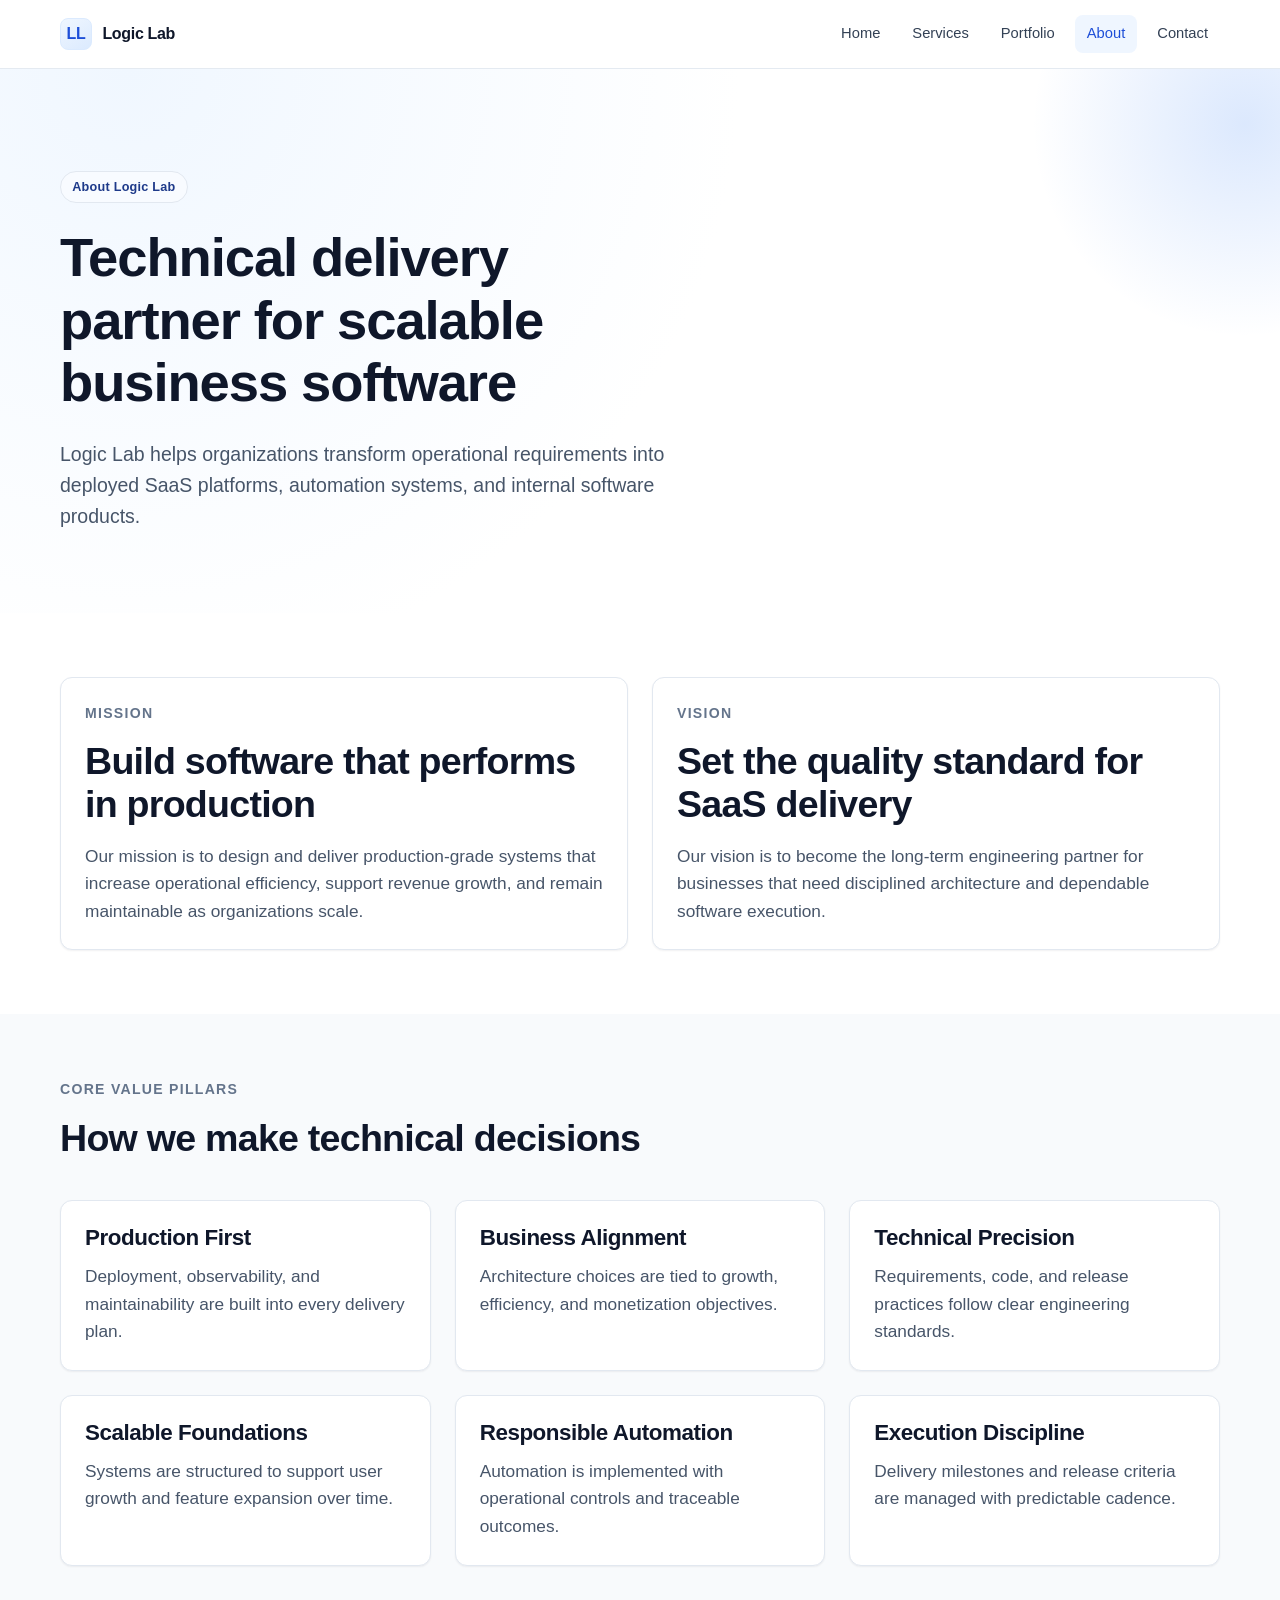
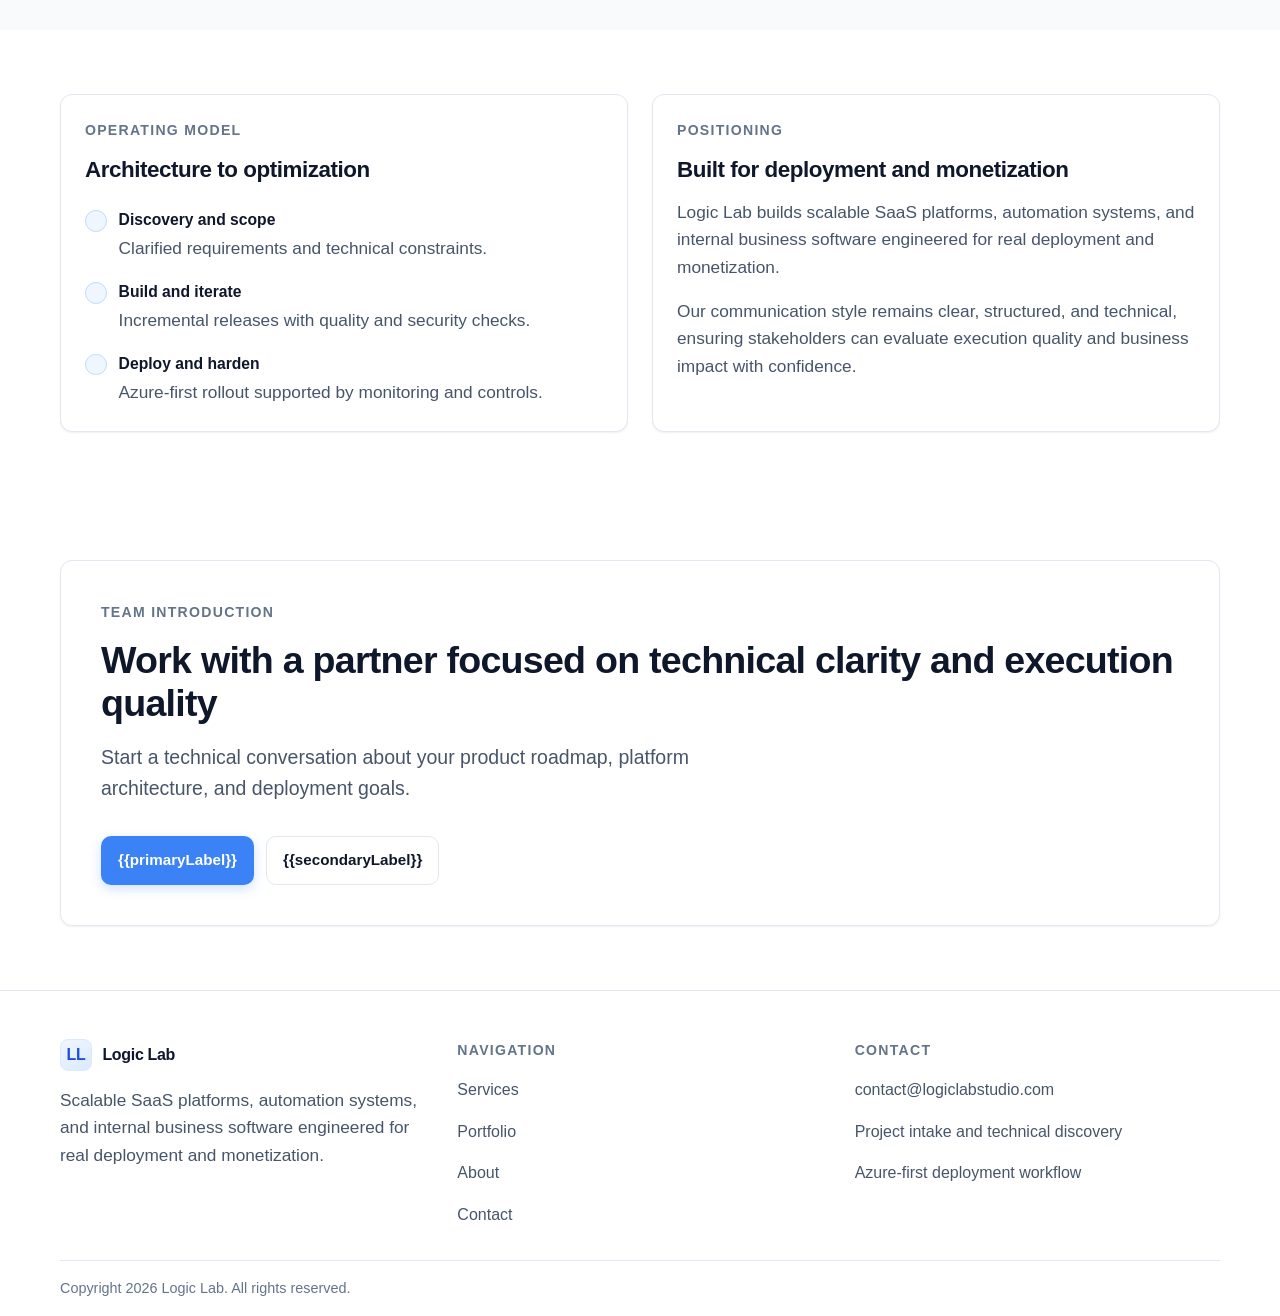
<file: about.html>
﻿<!doctype html>
<html lang="en">
<head>
  <meta charset="UTF-8">
  <meta name="viewport" content="width=device-width, initial-scale=1">
  <title>About | Logic Lab Platform Engineering Team</title>
  <meta name="description" content="Learn how Logic Lab approaches SaaS engineering, automation architecture, and deployment-ready software delivery.">
  <meta property="og:type" content="website">
  <meta property="og:title" content="About | Logic Lab Platform Engineering Team">
  <meta property="og:description" content="A technical delivery partner focused on scalable architecture, cloud deployment, and monetization-ready systems.">
  <meta property="og:url" content="https://logiclabstudio.github.io/about.html">
  <meta property="og:image" content="https://logiclabstudio.github.io/Logiclab.png">
  <meta name="twitter:card" content="summary_large_image">
  <link rel="canonical" href="https://logiclabstudio.github.io/about.html">
  <link rel="icon" href="favicon.ico">
  <link rel="stylesheet" href="wwwroot/css/design-system.css">
</head>
<body>
  <div data-component="components/header.html"></div>

  <main>
    <section class="hero section-tight">
      <div class="container reveal">
        <span class="eyebrow">About Logic Lab</span>
        <h1 class="mt-6">Technical delivery partner for scalable business software</h1>
        <p class="lead mt-6">Logic Lab helps organizations transform operational requirements into deployed SaaS platforms, automation systems, and internal software products.</p>
      </div>
    </section>

    <section class="section" aria-labelledby="mission-vision">
      <div class="container grid grid-2" id="mission-vision">
        <article class="card reveal">
          <p class="kicker mb-4">Mission</p>
          <h2>Build software that performs in production</h2>
          <p class="mt-4">Our mission is to design and deliver production-grade systems that increase operational efficiency, support revenue growth, and remain maintainable as organizations scale.</p>
        </article>
        <article class="card reveal">
          <p class="kicker mb-4">Vision</p>
          <h2>Set the quality standard for SaaS delivery</h2>
          <p class="mt-4">Our vision is to become the long-term engineering partner for businesses that need disciplined architecture and dependable software execution.</p>
        </article>
      </div>
    </section>

    <section class="section section-alt" aria-labelledby="value-pillars">
      <div class="container">
        <div class="reveal">
          <p class="kicker">Core Value Pillars</p>
          <h2 id="value-pillars" class="mt-4">How we make technical decisions</h2>
        </div>
        <div class="grid grid-3 mt-10">
          <article class="card reveal"><h3>Production First</h3><p class="mt-3">Deployment, observability, and maintainability are built into every delivery plan.</p></article>
          <article class="card reveal"><h3>Business Alignment</h3><p class="mt-3">Architecture choices are tied to growth, efficiency, and monetization objectives.</p></article>
          <article class="card reveal"><h3>Technical Precision</h3><p class="mt-3">Requirements, code, and release practices follow clear engineering standards.</p></article>
          <article class="card reveal"><h3>Scalable Foundations</h3><p class="mt-3">Systems are structured to support user growth and feature expansion over time.</p></article>
          <article class="card reveal"><h3>Responsible Automation</h3><p class="mt-3">Automation is implemented with operational controls and traceable outcomes.</p></article>
          <article class="card reveal"><h3>Execution Discipline</h3><p class="mt-3">Delivery milestones and release criteria are managed with predictable cadence.</p></article>
        </div>
      </div>
    </section>

    <section class="section" aria-labelledby="operating-model">
      <div class="container grid grid-2">
        <article class="card reveal">
          <p class="kicker mb-4">Operating Model</p>
          <h3 id="operating-model">Architecture to optimization</h3>
          <div class="feature-list mt-6">
            <div class="feature-item"><span class="dot"></span><div><strong>Discovery and scope</strong><p>Clarified requirements and technical constraints.</p></div></div>
            <div class="feature-item"><span class="dot"></span><div><strong>Build and iterate</strong><p>Incremental releases with quality and security checks.</p></div></div>
            <div class="feature-item"><span class="dot"></span><div><strong>Deploy and harden</strong><p>Azure-first rollout supported by monitoring and controls.</p></div></div>
          </div>
        </article>
        <article class="card reveal">
          <p class="kicker mb-4">Positioning</p>
          <h3>Built for deployment and monetization</h3>
          <p class="mt-4">Logic Lab builds scalable SaaS platforms, automation systems, and internal business software engineered for real deployment and monetization.</p>
          <p class="mt-4">Our communication style remains clear, structured, and technical, ensuring stakeholders can evaluate execution quality and business impact with confidence.</p>
        </article>
      </div>
    </section>

    <div data-component="components/cta-section.html" data-prop-eyebrow="Team Introduction" data-prop-title="Work with a partner focused on technical clarity and execution quality" data-prop-description="Start a technical conversation about your product roadmap, platform architecture, and deployment goals." data-prop-primaryHref="contact.html" data-prop-primaryLabel="Book a Discovery Call" data-prop-secondaryHref="services.html" data-prop-secondaryLabel="Review Services"></div>
  </main>

  <div data-component="components/footer.html"></div>

  <script src="wwwroot/js/components.js"></script>
  <script src="wwwroot/js/site.js"></script>
  <script>
    (async function () {
      if (window.hydrateComponents) await window.hydrateComponents();
      if (window.initSite) window.initSite();
    })();
  </script>
</body>
</html>
</file>
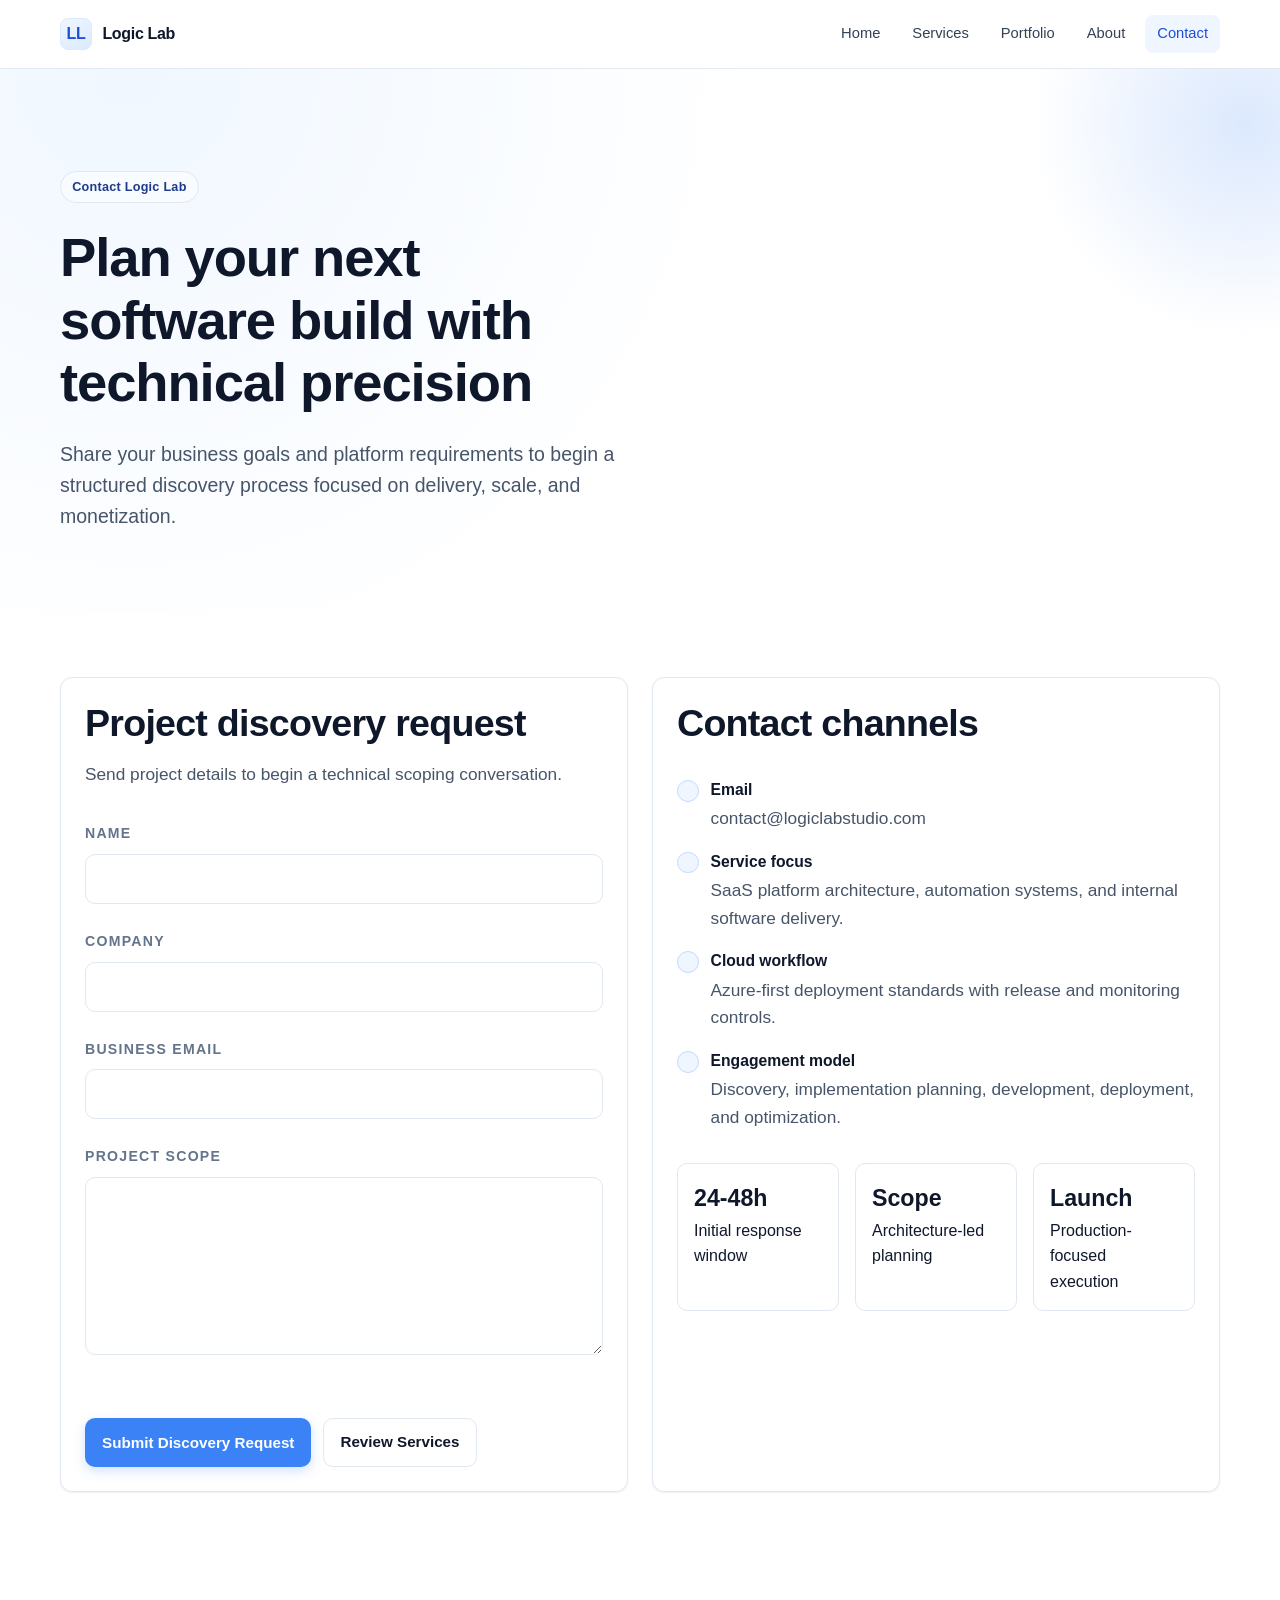
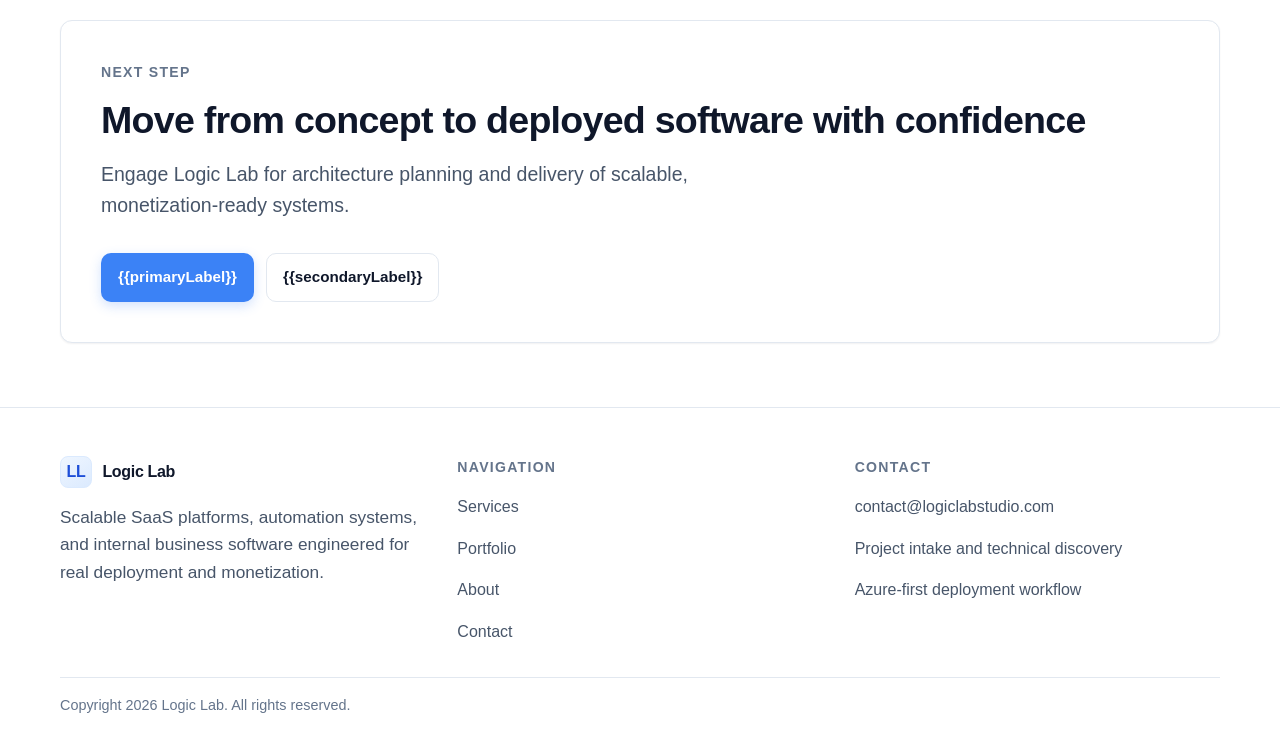
<file: contact.html>
﻿<!doctype html>
<html lang="en">
<head>
  <meta charset="UTF-8">
  <meta name="viewport" content="width=device-width, initial-scale=1">
  <title>Contact | Logic Lab SaaS Project Discovery</title>
  <meta name="description" content="Contact Logic Lab to plan SaaS architecture, automation systems, and production-ready software delivery.">
  <meta property="og:type" content="website">
  <meta property="og:title" content="Contact | Logic Lab SaaS Project Discovery">
  <meta property="og:description" content="Schedule a technical discovery session for scalable platform architecture and deployment-ready software delivery.">
  <meta property="og:url" content="https://logiclabstudio.github.io/contact.html">
  <meta property="og:image" content="https://logiclabstudio.github.io/Logiclab.png">
  <meta name="twitter:card" content="summary_large_image">
  <link rel="canonical" href="https://logiclabstudio.github.io/contact.html">
  <link rel="icon" href="favicon.ico">
  <link rel="stylesheet" href="wwwroot/css/design-system.css">
</head>
<body>
  <div data-component="components/header.html"></div>

  <main>
    <section class="hero section-tight">
      <div class="container reveal">
        <span class="eyebrow">Contact Logic Lab</span>
        <h1 class="mt-6">Plan your next software build with technical precision</h1>
        <p class="lead mt-6">Share your business goals and platform requirements to begin a structured discovery process focused on delivery, scale, and monetization.</p>
      </div>
    </section>

    <section class="section">
      <div class="container grid grid-2">
        <article class="card reveal" aria-labelledby="contact-form-title">
          <h2 id="contact-form-title">Project discovery request</h2>
          <p class="mt-4">Send project details to begin a technical scoping conversation.</p>
          <form class="mt-8 form-stack" action="mailto:contact@logiclabstudio.com" method="post" enctype="text/plain">
            <div>
              <label for="name" class="kicker">Name</label>
              <input id="name" name="Name" class="form-control" type="text" required>
            </div>
            <div>
              <label for="company" class="kicker">Company</label>
              <input id="company" name="Company" class="form-control" type="text" required>
            </div>
            <div>
              <label for="email" class="kicker">Business Email</label>
              <input id="email" name="Email" class="form-control" type="email" required>
            </div>
            <div>
              <label for="scope" class="kicker">Project Scope</label>
              <textarea id="scope" name="Scope" class="form-control" rows="6" required></textarea>
            </div>
            <div class="btn-row mt-8">
              <button type="submit" class="btn btn-primary">Submit Discovery Request</button>
              <a href="services.html" class="btn btn-secondary">Review Services</a>
            </div>
          </form>
        </article>

        <article class="card reveal" aria-labelledby="contact-details-title">
          <h2 id="contact-details-title">Contact channels</h2>
          <div class="feature-list mt-8">
            <div class="feature-item"><span class="dot"></span><div><strong>Email</strong><p><a href="mailto:contact@logiclabstudio.com">contact@logiclabstudio.com</a></p></div></div>
            <div class="feature-item"><span class="dot"></span><div><strong>Service focus</strong><p>SaaS platform architecture, automation systems, and internal software delivery.</p></div></div>
            <div class="feature-item"><span class="dot"></span><div><strong>Cloud workflow</strong><p>Azure-first deployment standards with release and monitoring controls.</p></div></div>
            <div class="feature-item"><span class="dot"></span><div><strong>Engagement model</strong><p>Discovery, implementation planning, development, deployment, and optimization.</p></div></div>
          </div>
          <div class="stats mt-8">
            <div class="stat"><b>24-48h</b><span>Initial response window</span></div>
            <div class="stat"><b>Scope</b><span>Architecture-led planning</span></div>
            <div class="stat"><b>Launch</b><span>Production-focused execution</span></div>
          </div>
        </article>
      </div>
    </section>

    <div data-component="components/cta-section.html" data-prop-eyebrow="Next Step" data-prop-title="Move from concept to deployed software with confidence" data-prop-description="Engage Logic Lab for architecture planning and delivery of scalable, monetization-ready systems." data-prop-primaryHref="mailto:contact@logiclabstudio.com" data-prop-primaryLabel="Email Logic Lab" data-prop-secondaryHref="portfolio.html" data-prop-secondaryLabel="View Portfolio"></div>
  </main>

  <div data-component="components/footer.html"></div>

  <script src="wwwroot/js/components.js"></script>
  <script src="wwwroot/js/site.js"></script>
  <script>
    (async function () {
      if (window.hydrateComponents) await window.hydrateComponents();
      if (window.initSite) window.initSite();
    })();
  </script>
</body>
</html>
</file>
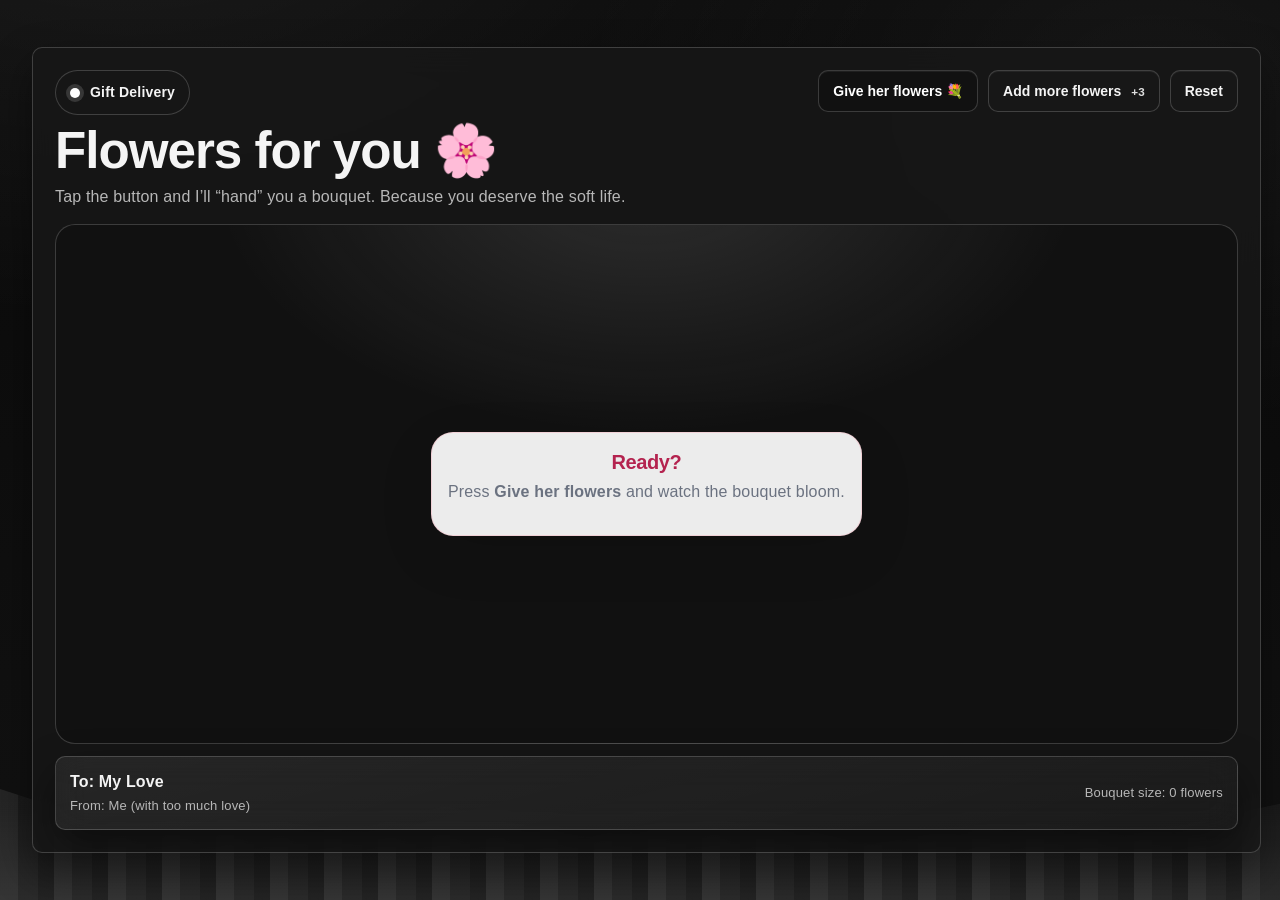
<file: flowers.html>
<!doctype html>
<html lang="en">
<head>
  <meta charset="UTF-8" />
  <meta name="viewport" content="width=device-width,initial-scale=1" />
  <meta name="theme-color" content="#ff4d6d" />
  <title>Flowers for You 🌸</title>
  <style>
    :root{
      --bg1:#fff0f4;
      --bg2:#ffe3ec;
      --card:#ffffff;
      --text:#111827;
      --muted:#6b7280;
      --pink:#ff4d6d;
      --pink2:#ff7aa2;
      --leaf:#22c55e;
      --leaf2:#16a34a;
      --shadow: 0 18px 60px rgba(0,0,0,.12);
      --r: 22px;
    }
    *{box-sizing:border-box}
    html,body{height:100%}
    body{
      margin:0;
      font-family: ui-sans-serif, system-ui, -apple-system, Segoe UI, Roboto, Arial, "Apple Color Emoji","Segoe UI Emoji";
      color:var(--text);
      background:
        radial-gradient(900px 500px at 20% 10%, rgba(255,77,109,.22), transparent 60%),
        radial-gradient(900px 500px at 80% 80%, rgba(255,122,162,.18), transparent 60%),
        linear-gradient(135deg, var(--bg1), var(--bg2));
      overflow:hidden;
    }

    .wrap{
      height:100%;
      display:grid;
      place-items:center;
      padding:24px;
      position:relative;
    }
    .card{
      width:min(860px, 94vw);
      background: rgba(255,255,255,.85);
      backdrop-filter: blur(10px);
      border: 1px solid rgba(255,255,255,.65);
      border-radius: var(--r);
      box-shadow: var(--shadow);
      padding: 22px;
      position:relative;
      overflow:hidden;
    }

    .top{
      display:flex;
      align-items:flex-start;
      justify-content:space-between;
      gap:14px;
      flex-wrap:wrap;
      margin-bottom:14px;
    }
    .badge{
      display:inline-flex;
      gap:10px;
      align-items:center;
      padding: 10px 14px;
      border-radius: 999px;
      background: rgba(255,77,109,.10);
      border: 1px solid rgba(255,77,109,.18);
      color: #b4234f;
      font-weight: 800;
      letter-spacing:.2px;
      font-size: 14px;
    }
    .badge .dot{
      width:10px; height:10px; border-radius:999px;
      background: var(--pink);
      box-shadow: 0 0 0 6px rgba(255,77,109,.12);
    }

    h1{
      margin: 10px 0 6px;
      font-size: clamp(26px, 4.2vw, 44px);
      line-height:1.08;
      letter-spacing:-.02em;
    }
    p{
      margin:0;
      color:var(--muted);
      line-height:1.6;
      max-width: 70ch;
    }

    .controls{
      display:flex;
      gap:10px;
      flex-wrap:wrap;
      justify-content:flex-end;
      align-items:center;
    }
    .btn{
      appearance:none;
      border:0;
      cursor:pointer;
      border-radius: 14px;
      padding: 12px 14px;
      font-weight: 800;
      font-size: 14px;
      transition: transform .15s ease, filter .15s ease, box-shadow .15s ease;
      user-select:none;
      -webkit-tap-highlight-color: transparent;
      display:inline-flex;
      align-items:center;
      gap:10px;
      white-space:nowrap;
    }
    .btn:active{ transform: translateY(1px) scale(.99) }
    .btn-primary{
      background: linear-gradient(135deg, var(--pink), var(--pink2));
      color:#fff;
      box-shadow: 0 14px 28px rgba(255,77,109,.28);
    }
    .btn-ghost{
      background: rgba(17,24,39,.06);
      color:#111827;
      border: 1px solid rgba(17,24,39,.10);
    }
    .btn small{font-weight:700; opacity:.9}

    .stage{
      margin-top: 10px;
      height: min(520px, 62vh);
      border-radius: 20px;
      border: 1px solid rgba(255,77,109,.22);
      background:
        radial-gradient(700px 420px at 50% 0%, rgba(255,77,109,.14), transparent 62%),
        rgba(255,255,255,.55);
      position:relative;
      overflow:hidden;
    }

    /* Gift prompt */
    .prompt{
      position:absolute;
      inset:0;
      display:grid;
      place-items:center;
      padding:20px;
      text-align:center;
      pointer-events:none;
    }
    .prompt .bubble{
      pointer-events:auto;
      max-width: 560px;
      background: rgba(255,255,255,.92);
      border: 1px solid rgba(255,77,109,.18);
      border-radius: 22px;
      padding: 18px 16px;
      box-shadow: 0 18px 55px rgba(0,0,0,.10);
    }
    .prompt .bubble h2{
      margin:0 0 6px;
      font-size: 20px;
      color:#b4234f;
    }
    .prompt .bubble p{
      margin:0 0 12px;
      color:var(--muted);
    }

    /* Bouquet */
    .bouquet{
      position:absolute;
      left:50%;
      top:56%;
      transform: translate(-50%,-50%);
      width:min(520px, 92%);
      height: 420px;
      pointer-events:none;
      display:none;
    }

    /* Wrap paper */
    .wrapPaper{
      position:absolute;
      left:50%;
      bottom: 18px;
      transform: translateX(-50%);
      width: 290px;
      height: 180px;
      border-radius: 18px 18px 28px 28px;
      background:
        linear-gradient(180deg, rgba(255,255,255,.0), rgba(255,255,255,.85)),
        linear-gradient(135deg, rgba(255,77,109,.15), rgba(255,122,162,.10));
      border: 1px solid rgba(255,77,109,.18);
      box-shadow: 0 22px 55px rgba(0,0,0,.10);
      overflow:hidden;
    }
    .wrapPaper:before{
      content:"";
      position:absolute;
      inset:-30px -30px auto -30px;
      height: 90px;
      background: radial-gradient(circle at 30% 30%, rgba(255,77,109,.25), transparent 60%);
      opacity:.7;
    }
    .wrapPaper:after{
      content:"";
      position:absolute;
      left:0; right:0; bottom:-40px;
      height: 90px;
      background: radial-gradient(circle at 50% 0%, rgba(0,0,0,.10), transparent 60%);
      opacity:.25;
    }

    /* Ribbon */
    .ribbon{
      position:absolute;
      left:50%;
      bottom: 86px;
      transform: translateX(-50%);
      width: 64px;
      height: 64px;
      border-radius: 999px;
      background: linear-gradient(135deg, var(--pink), var(--pink2));
      box-shadow: 0 18px 40px rgba(255,77,109,.35);
    }
    .ribbon:before, .ribbon:after{
      content:"";
      position:absolute;
      top: 16px;
      width: 42px; height: 28px;
      border-radius: 999px;
      background: linear-gradient(135deg, var(--pink2), var(--pink));
      filter: brightness(1.03);
    }
    .ribbon:before{ left:-26px; transform: rotate(-18deg) }
    .ribbon:after{ right:-26px; transform: rotate(18deg) }
    .tails{
      position:absolute;
      left:50%;
      bottom: 32px;
      transform: translateX(-50%);
      width: 120px; height: 80px;
    }
    .tail{
      position:absolute;
      bottom:0;
      width: 46px; height: 78px;
      background: linear-gradient(180deg, var(--pink2), var(--pink));
      border-radius: 12px;
      clip-path: polygon(0 0, 100% 0, 100% 85%, 50% 100%, 0 85%);
      opacity:.95;
    }
    .tail.left{ left:10px; transform: rotate(-8deg) }
    .tail.right{ right:10px; transform: rotate(8deg) }

    /* Flower parts */
    .flower{
      position:absolute;
      left:50%;
      top:50%;
      transform: translate(-50%,-50%) translate(var(--x), var(--y)) rotate(var(--rot));
      width: 110px;
      height: 160px;
      transform-origin: 50% 85%;
      animation: bloom .9s cubic-bezier(.2,.9,.15,1) forwards;
      opacity:0;
    }
    @keyframes bloom{
      from{ transform: translate(-50%,-50%) translate(var(--x), var(--y)) rotate(var(--rot)) scale(.35); opacity:0 }
      to{ transform: translate(-50%,-50%) translate(var(--x), var(--y)) rotate(var(--rot)) scale(1); opacity:1 }
    }

    .stem{
      position:absolute;
      left:50%;
      bottom: 18px;
      transform: translateX(-50%);
      width: 10px;
      height: 118px;
      border-radius: 999px;
      background: linear-gradient(180deg, var(--leaf2), var(--leaf));
      box-shadow: 0 18px 30px rgba(34,197,94,.20);
    }
    .leaf{
      position:absolute;
      width: 44px;
      height: 22px;
      background: linear-gradient(135deg, var(--leaf), var(--leaf2));
      border-radius: 100px 100px 100px 0;
      opacity:.95;
      top: 86px;
      left: 50%;
      transform-origin: 0% 100%;
      box-shadow: 0 18px 30px rgba(34,197,94,.16);
    }
    .leaf.l1{ transform: translateX(-18px) rotate(-22deg) skewX(-8deg) }
    .leaf.l2{ transform: translateX(-2px) rotate(160deg) skewX(-8deg) }

    .head{
      position:absolute;
      left:50%;
      top: 22px;
      transform: translateX(-50%);
      width: 96px;
      height: 96px;
    }
    .petal{
      position:absolute;
      left:50%;
      top:50%;
      width: 46px;
      height: 64px;
      transform-origin: 50% 90%;
      border-radius: 999px;
      background: radial-gradient(circle at 30% 30%, rgba(255,255,255,.85), transparent 35%),
                  linear-gradient(135deg, var(--c1), var(--c2));
      box-shadow: 0 16px 30px rgba(255,77,109,.22);
      opacity:.98;
    }
    .petal.p1{ transform: translate(-50%,-60%) rotate(0deg) }
    .petal.p2{ transform: translate(-50%,-60%) rotate(60deg) }
    .petal.p3{ transform: translate(-50%,-60%) rotate(120deg) }
    .petal.p4{ transform: translate(-50%,-60%) rotate(180deg) }
    .petal.p5{ transform: translate(-50%,-60%) rotate(240deg) }
    .petal.p6{ transform: translate(-50%,-60%) rotate(300deg) }

    .center{
      position:absolute;
      left:50%;
      top:50%;
      transform: translate(-50%,-50%);
      width: 28px;
      height: 28px;
      border-radius: 999px;
      background: radial-gradient(circle at 30% 30%, #fff6a6, #ffd166 55%, #f59e0b);
      box-shadow: 0 14px 26px rgba(245,158,11,.25);
      border: 1px solid rgba(245,158,11,.25);
    }

    /* Soft bounce */
    .bouquet.show .flower{
      animation:
        bloom .9s cubic-bezier(.2,.9,.15,1) forwards,
        sway 2.8s ease-in-out infinite 1.0s;
    }
    @keyframes sway{
      0%,100%{ transform: translate(-50%,-50%) translate(var(--x), var(--y)) rotate(var(--rot)) rotate(-2deg) }
      50%{ transform: translate(-50%,-50%) translate(var(--x), var(--y)) rotate(var(--rot)) rotate(2deg) }
    }

    /* Floating sparkles */
    .sparkles{
      position:absolute; inset:0;
      pointer-events:none;
    }
    .sparkles i{
      position:absolute;
      width: 10px; height: 10px;
      border-radius: 999px;
      background: rgba(255,77,109,.55);
      filter: blur(.2px);
      opacity:0;
      animation: sparkle 1.8s ease-in-out infinite;
    }
    @keyframes sparkle{
      0%{ transform: translateY(10px) scale(.6); opacity:0 }
      35%{ opacity:.85 }
      70%{ opacity:.0; transform: translateY(-22px) scale(1.2) }
      100%{ opacity:0 }
    }

    /* Message */
    .note{
      margin-top: 12px;
      display:flex;
      gap:10px;
      flex-wrap:wrap;
      align-items:center;
      justify-content:space-between;
      padding: 12px 14px;
      border-radius: 18px;
      border: 1px solid rgba(255,77,109,.18);
      background: rgba(255,255,255,.70);
    }
    .note strong{
      color:#b4234f;
    }
    .note .mini{
      font-size: 13px;
      color: var(--muted);
    }

    @media (max-width:520px){
      .controls{ justify-content:flex-start }
      .wrapPaper{ width: 260px }
    }
  </style>
  <link rel="preconnect" href="https://fonts.googleapis.com">
  <link rel="preconnect" href="https://fonts.gstatic.com" crossorigin>
  <link href="https://fonts.googleapis.com/css2?family=Inter:wght@400;500;600;700;800&family=Sora:wght@600;700;800&display=swap" rel="stylesheet">
  <link rel="stylesheet" href="premium-theme.css">
  <script src="premium-ui.js" defer></script>
</head>
<body>
  <main class="wrap">
    <section class="card" role="region" aria-label="Flowers gift">
      <div class="top">
        <div>
          <div class="badge"><span class="dot"></span> Gift Delivery</div>
          <h1>Flowers for you 🌸</h1>
          <p>
            Tap the button and I’ll “hand” you a bouquet. Because you deserve the soft life.
          </p>
        </div>

        <div class="controls">
          <button class="btn btn-primary" id="giftBtn">Give her flowers 💐</button>
          <button class="btn btn-ghost" id="moreBtn">Add more flowers <small>+3</small></button>
          <button class="btn btn-ghost" id="resetBtn">Reset</button>
        </div>
      </div>

      <div class="stage" id="stage">
        <div class="prompt" id="prompt">
          <div class="bubble">
            <h2>Ready?</h2>
            <p>Press <b>Give her flowers</b> and watch the bouquet bloom.</p>
          </div>
        </div>

        <div class="bouquet" id="bouquet" aria-hidden="true">
          <div class="sparkles" id="sparkles"></div>

          <!-- flowers injected here -->

          <div class="wrapPaper"></div>
          <div class="ribbon"></div>
          <div class="tails">
            <div class="tail left"></div>
            <div class="tail right"></div>
          </div>
        </div>
      </div>

      <div class="note">
        <div>
          <div><strong id="toLine">To: My Love</strong></div>
          <div class="mini" id="fromLine">From: Me (with too much love)</div>
        </div>
        <div class="mini" id="countLine">Bouquet size: 0 flowers</div>
      </div>
    </section>
  </main>

  <script>
    const bouquet = document.getElementById('bouquet');
    const prompt = document.getElementById('prompt');
    const sparkles = document.getElementById('sparkles');
    const giftBtn = document.getElementById('giftBtn');
    const moreBtn = document.getElementById('moreBtn');
    const resetBtn = document.getElementById('resetBtn');
    const countLine = document.getElementById('countLine');

    let flowerCount = 0;

    // Pretty palette (petals)
    const palettes = [
      ["#ff4d6d", "#ff7aa2"],   // pink
      ["#a78bfa", "#60a5fa"],   // purple/blue
      ["#fb7185", "#fda4af"],   // rose
      ["#f472b6", "#fb7185"],   // hot pink
      ["#f59e0b", "#fbbf24"],   // warm
      ["#22c55e", "#86efac"]    // green-ish fun
    ];

    function rand(min, max){ return Math.random() * (max - min) + min; }
    function pick(arr){ return arr[Math.floor(Math.random()*arr.length)]; }

    function setCount(){
      countLine.textContent = `Bouquet size: ${flowerCount} flower${flowerCount===1?'':'s'}`;
    }

    function makeSparkles(){
      sparkles.innerHTML = '';
      for(let i=0;i<18;i++){
        const s = document.createElement('i');
        s.style.left = rand(8, 92) + '%';
        s.style.top = rand(10, 70) + '%';
        s.style.animationDelay = rand(0, 1.2) + 's';
        s.style.animationDuration = rand(1.2, 2.2) + 's';
        s.style.background = Math.random() > 0.55 ? 'rgba(255,77,109,.55)' : 'rgba(255,122,162,.45)';
        sparkles.appendChild(s);
      }
    }

    function addFlower(){
      // Keep them inside bouquet space
      const x = rand(-190, 190);
      const y = rand(-150, 40);
      const rot = rand(-18, 18);

      const [c1, c2] = pick(palettes);

      const f = document.createElement('div');
      f.className = 'flower';
      f.style.setProperty('--x', `${x}px`);
      f.style.setProperty('--y', `${y}px`);
      f.style.setProperty('--rot', `${rot}deg`);
      f.style.setProperty('--c1', c1);
      f.style.setProperty('--c2', c2);

      f.innerHTML = `
        <div class="head">
          <div class="petal p1"></div>
          <div class="petal p2"></div>
          <div class="petal p3"></div>
          <div class="petal p4"></div>
          <div class="petal p5"></div>
          <div class="petal p6"></div>
          <div class="center"></div>
        </div>
        <div class="stem"></div>
        <div class="leaf l1"></div>
        <div class="leaf l2"></div>
      `;

      // insert before wrap paper so flowers sit behind
      const wrapPaper = bouquet.querySelector('.wrapPaper');
      bouquet.insertBefore(f, wrapPaper);

      flowerCount++;
      setCount();
    }

    function addBouquet(n){
      bouquet.style.display = 'block';
      bouquet.classList.add('show');
      prompt.style.display = 'none';
      makeSparkles();
      for(let i=0;i<n;i++) addFlower();
    }

    function reset(){
      // remove only flowers (keep paper/ribbon)
      [...bouquet.querySelectorAll('.flower')].forEach(el => el.remove());
      bouquet.classList.remove('show');
      bouquet.style.display = 'none';
      prompt.style.display = 'grid';
      flowerCount = 0;
      setCount();
    }

    giftBtn.addEventListener('click', () => {
      if(flowerCount === 0) addBouquet(9);  // first gift
      else addBouquet(3);                  // add a few more if already gifted
    });

    moreBtn.addEventListener('click', () => addBouquet(3));
    resetBtn.addEventListener('click', reset);

    // Start clean
    setCount();
  </script>
</body>
</html>
</file>
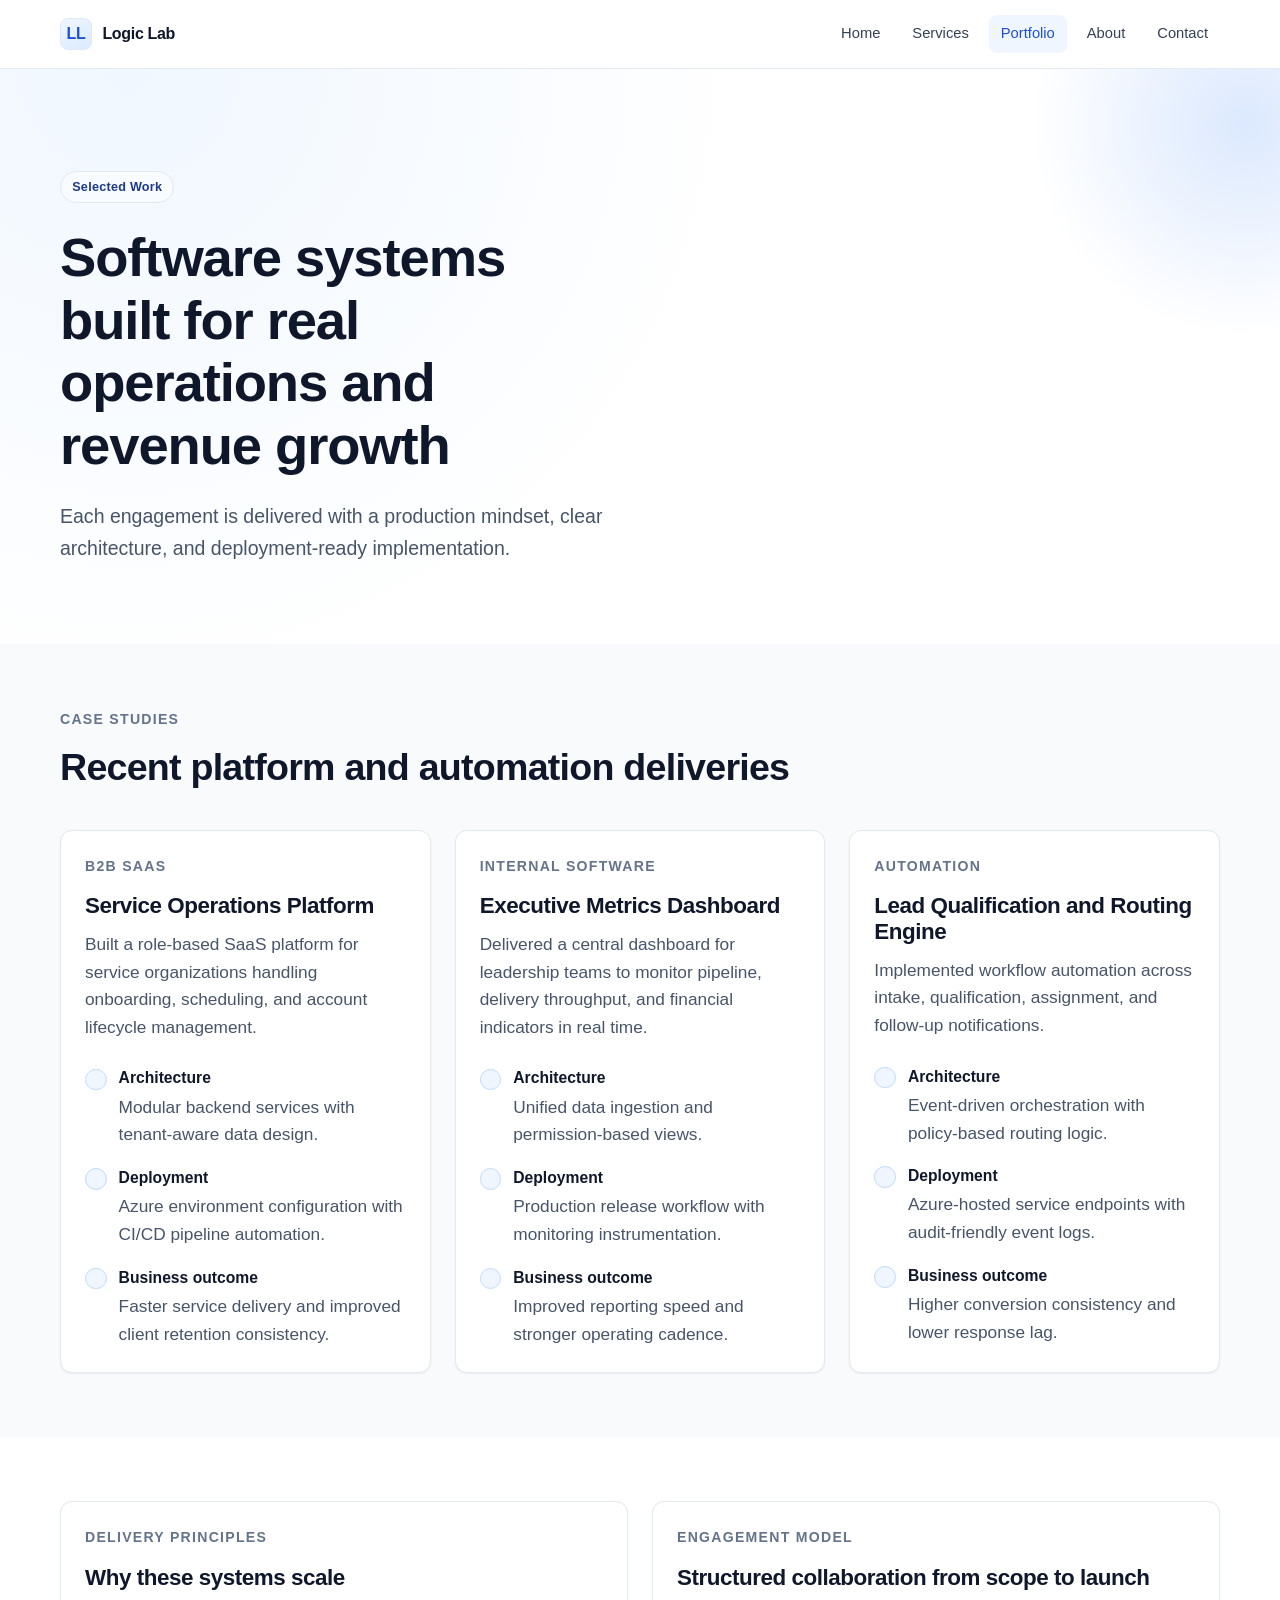
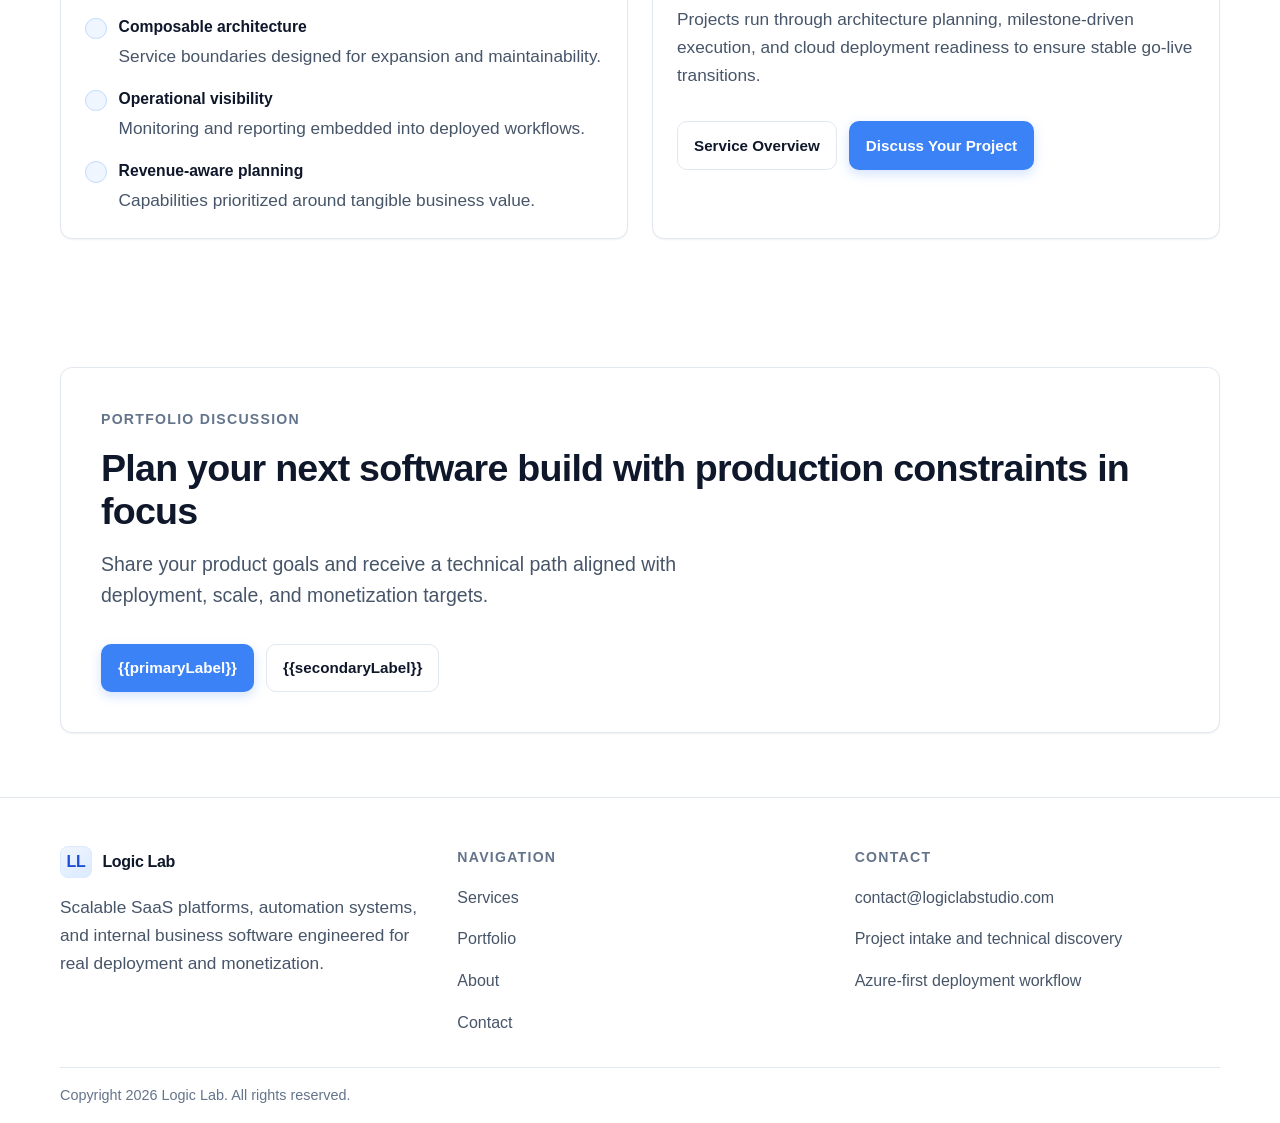
<file: portfolio.html>
﻿<!doctype html>
<html lang="en">
<head>
  <meta charset="UTF-8">
  <meta name="viewport" content="width=device-width, initial-scale=1">
  <title>Portfolio | Logic Lab SaaS and Automation Case Studies</title>
  <meta name="description" content="Explore Logic Lab portfolio work across SaaS platforms, internal dashboards, and business automation systems.">
  <meta property="og:type" content="website">
  <meta property="og:title" content="Portfolio | Logic Lab SaaS and Automation Case Studies">
  <meta property="og:description" content="Production software systems engineered for deployment, scalability, and measurable business outcomes.">
  <meta property="og:url" content="https://logiclabstudio.github.io/portfolio.html">
  <meta property="og:image" content="https://logiclabstudio.github.io/Logiclab.png">
  <meta name="twitter:card" content="summary_large_image">
  <link rel="canonical" href="https://logiclabstudio.github.io/portfolio.html">
  <link rel="icon" href="favicon.ico">
  <link rel="stylesheet" href="wwwroot/css/design-system.css">
</head>
<body>
  <div data-component="components/header.html"></div>

  <main>
    <section class="hero section-tight">
      <div class="container reveal">
        <span class="eyebrow">Selected Work</span>
        <h1 class="mt-6">Software systems built for real operations and revenue growth</h1>
        <p class="lead mt-6">Each engagement is delivered with a production mindset, clear architecture, and deployment-ready implementation.</p>
      </div>
    </section>

    <section class="section section-alt" aria-labelledby="case-studies">
      <div class="container">
        <div class="reveal">
          <p class="kicker">Case Studies</p>
          <h2 id="case-studies" class="mt-4">Recent platform and automation deliveries</h2>
        </div>
        <div class="grid grid-3 mt-10">
          <article class="card reveal">
            <p class="kicker mb-4">B2B SaaS</p>
            <h3>Service Operations Platform</h3>
            <p class="mt-3">Built a role-based SaaS platform for service organizations handling onboarding, scheduling, and account lifecycle management.</p>
            <div class="feature-list mt-6">
              <div class="feature-item"><span class="dot"></span><div><strong>Architecture</strong><p>Modular backend services with tenant-aware data design.</p></div></div>
              <div class="feature-item"><span class="dot"></span><div><strong>Deployment</strong><p>Azure environment configuration with CI/CD pipeline automation.</p></div></div>
              <div class="feature-item"><span class="dot"></span><div><strong>Business outcome</strong><p>Faster service delivery and improved client retention consistency.</p></div></div>
            </div>
          </article>

          <article class="card reveal">
            <p class="kicker mb-4">Internal Software</p>
            <h3>Executive Metrics Dashboard</h3>
            <p class="mt-3">Delivered a central dashboard for leadership teams to monitor pipeline, delivery throughput, and financial indicators in real time.</p>
            <div class="feature-list mt-6">
              <div class="feature-item"><span class="dot"></span><div><strong>Architecture</strong><p>Unified data ingestion and permission-based views.</p></div></div>
              <div class="feature-item"><span class="dot"></span><div><strong>Deployment</strong><p>Production release workflow with monitoring instrumentation.</p></div></div>
              <div class="feature-item"><span class="dot"></span><div><strong>Business outcome</strong><p>Improved reporting speed and stronger operating cadence.</p></div></div>
            </div>
          </article>

          <article class="card reveal">
            <p class="kicker mb-4">Automation</p>
            <h3>Lead Qualification and Routing Engine</h3>
            <p class="mt-3">Implemented workflow automation across intake, qualification, assignment, and follow-up notifications.</p>
            <div class="feature-list mt-6">
              <div class="feature-item"><span class="dot"></span><div><strong>Architecture</strong><p>Event-driven orchestration with policy-based routing logic.</p></div></div>
              <div class="feature-item"><span class="dot"></span><div><strong>Deployment</strong><p>Azure-hosted service endpoints with audit-friendly event logs.</p></div></div>
              <div class="feature-item"><span class="dot"></span><div><strong>Business outcome</strong><p>Higher conversion consistency and lower response lag.</p></div></div>
            </div>
          </article>
        </div>
      </div>
    </section>

    <section class="section">
      <div class="container grid grid-2">
        <article class="card reveal">
          <p class="kicker mb-4">Delivery Principles</p>
          <h3>Why these systems scale</h3>
          <div class="feature-list mt-6">
            <div class="feature-item"><span class="dot"></span><div><strong>Composable architecture</strong><p>Service boundaries designed for expansion and maintainability.</p></div></div>
            <div class="feature-item"><span class="dot"></span><div><strong>Operational visibility</strong><p>Monitoring and reporting embedded into deployed workflows.</p></div></div>
            <div class="feature-item"><span class="dot"></span><div><strong>Revenue-aware planning</strong><p>Capabilities prioritized around tangible business value.</p></div></div>
          </div>
        </article>
        <article class="card reveal">
          <p class="kicker mb-4">Engagement Model</p>
          <h3>Structured collaboration from scope to launch</h3>
          <p class="mt-4">Projects run through architecture planning, milestone-driven execution, and cloud deployment readiness to ensure stable go-live transitions.</p>
          <div class="btn-row mt-8">
            <a href="services.html" class="btn btn-secondary">Service Overview</a>
            <a href="contact.html" class="btn btn-primary">Discuss Your Project</a>
          </div>
        </article>
      </div>
    </section>

    <div data-component="components/cta-section.html" data-prop-eyebrow="Portfolio Discussion" data-prop-title="Plan your next software build with production constraints in focus" data-prop-description="Share your product goals and receive a technical path aligned with deployment, scale, and monetization targets." data-prop-primaryHref="contact.html" data-prop-primaryLabel="Start Project Conversation" data-prop-secondaryHref="services.html" data-prop-secondaryLabel="View Service Scope"></div>
  </main>

  <div data-component="components/footer.html"></div>

  <script src="wwwroot/js/components.js"></script>
  <script src="wwwroot/js/site.js"></script>
  <script>
    (async function () {
      if (window.hydrateComponents) await window.hydrateComponents();
      if (window.initSite) window.initSite();
    })();
  </script>
</body>
</html>
</file>
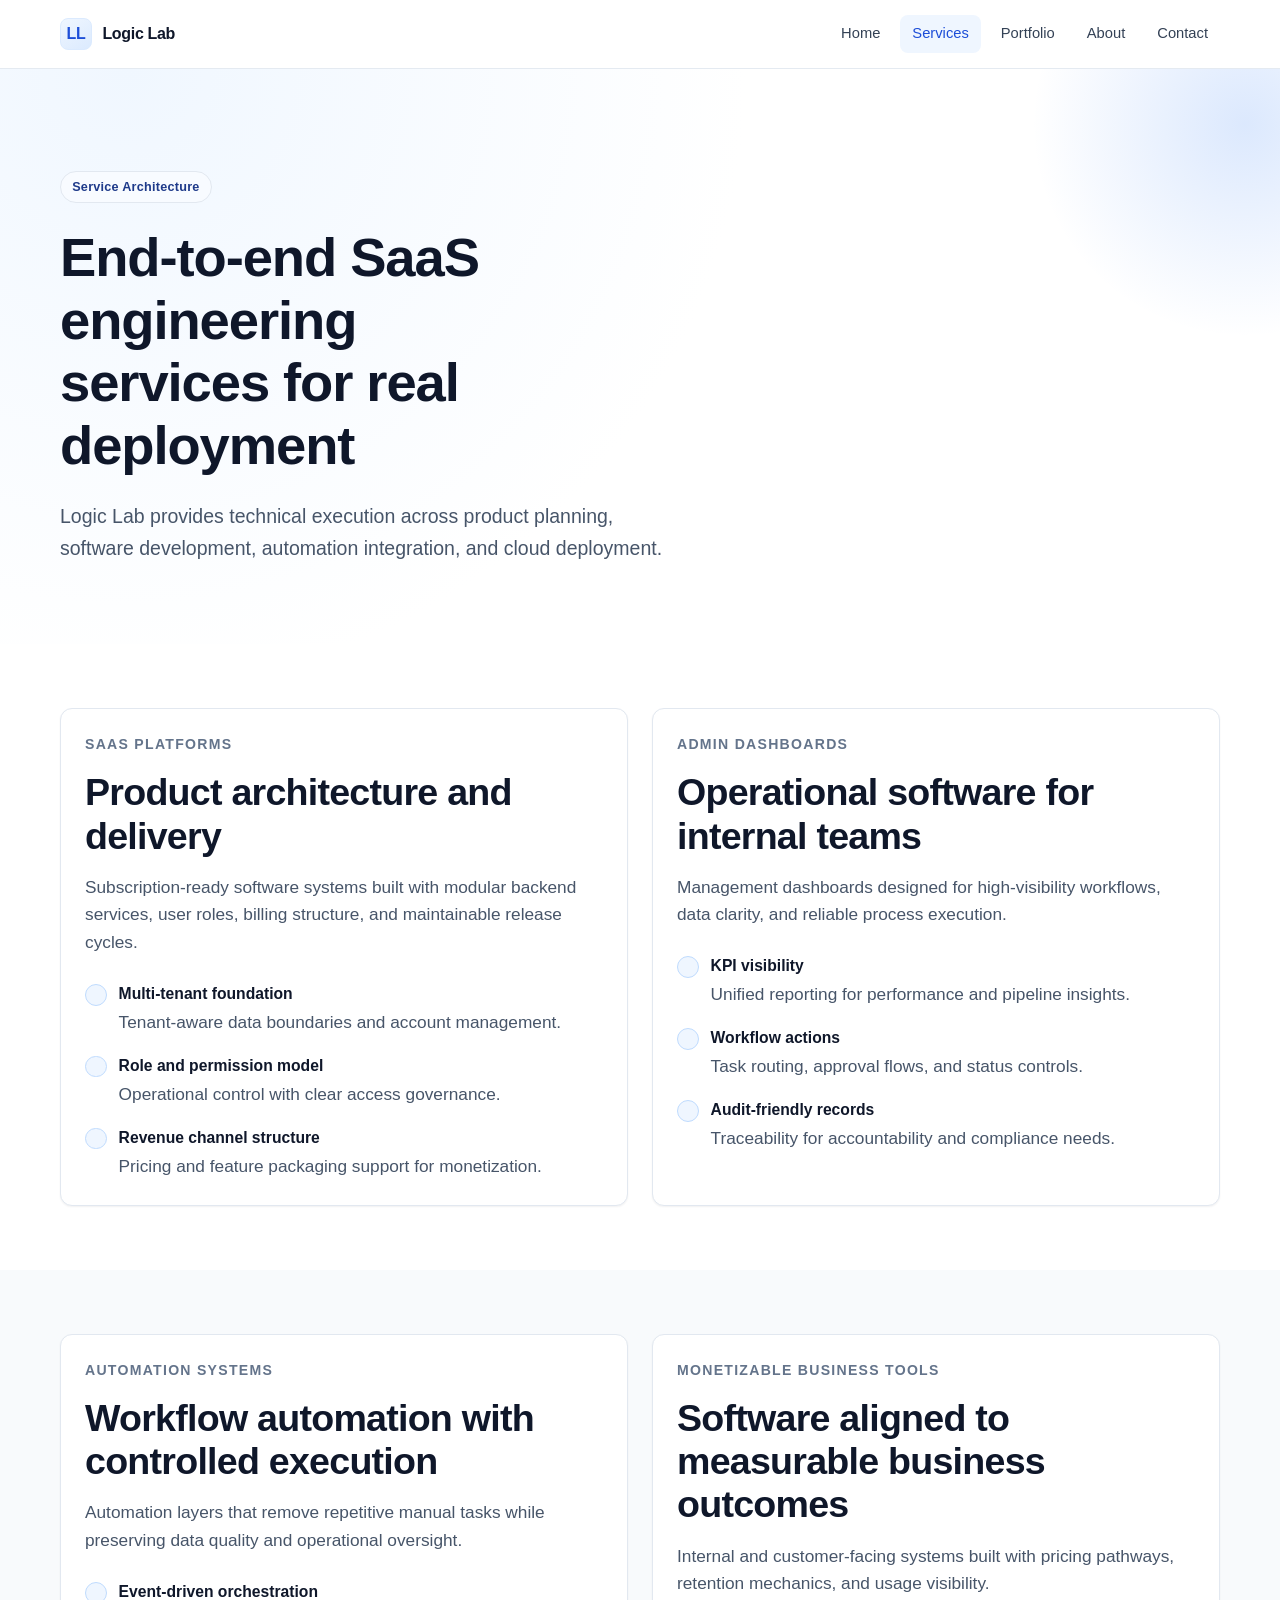
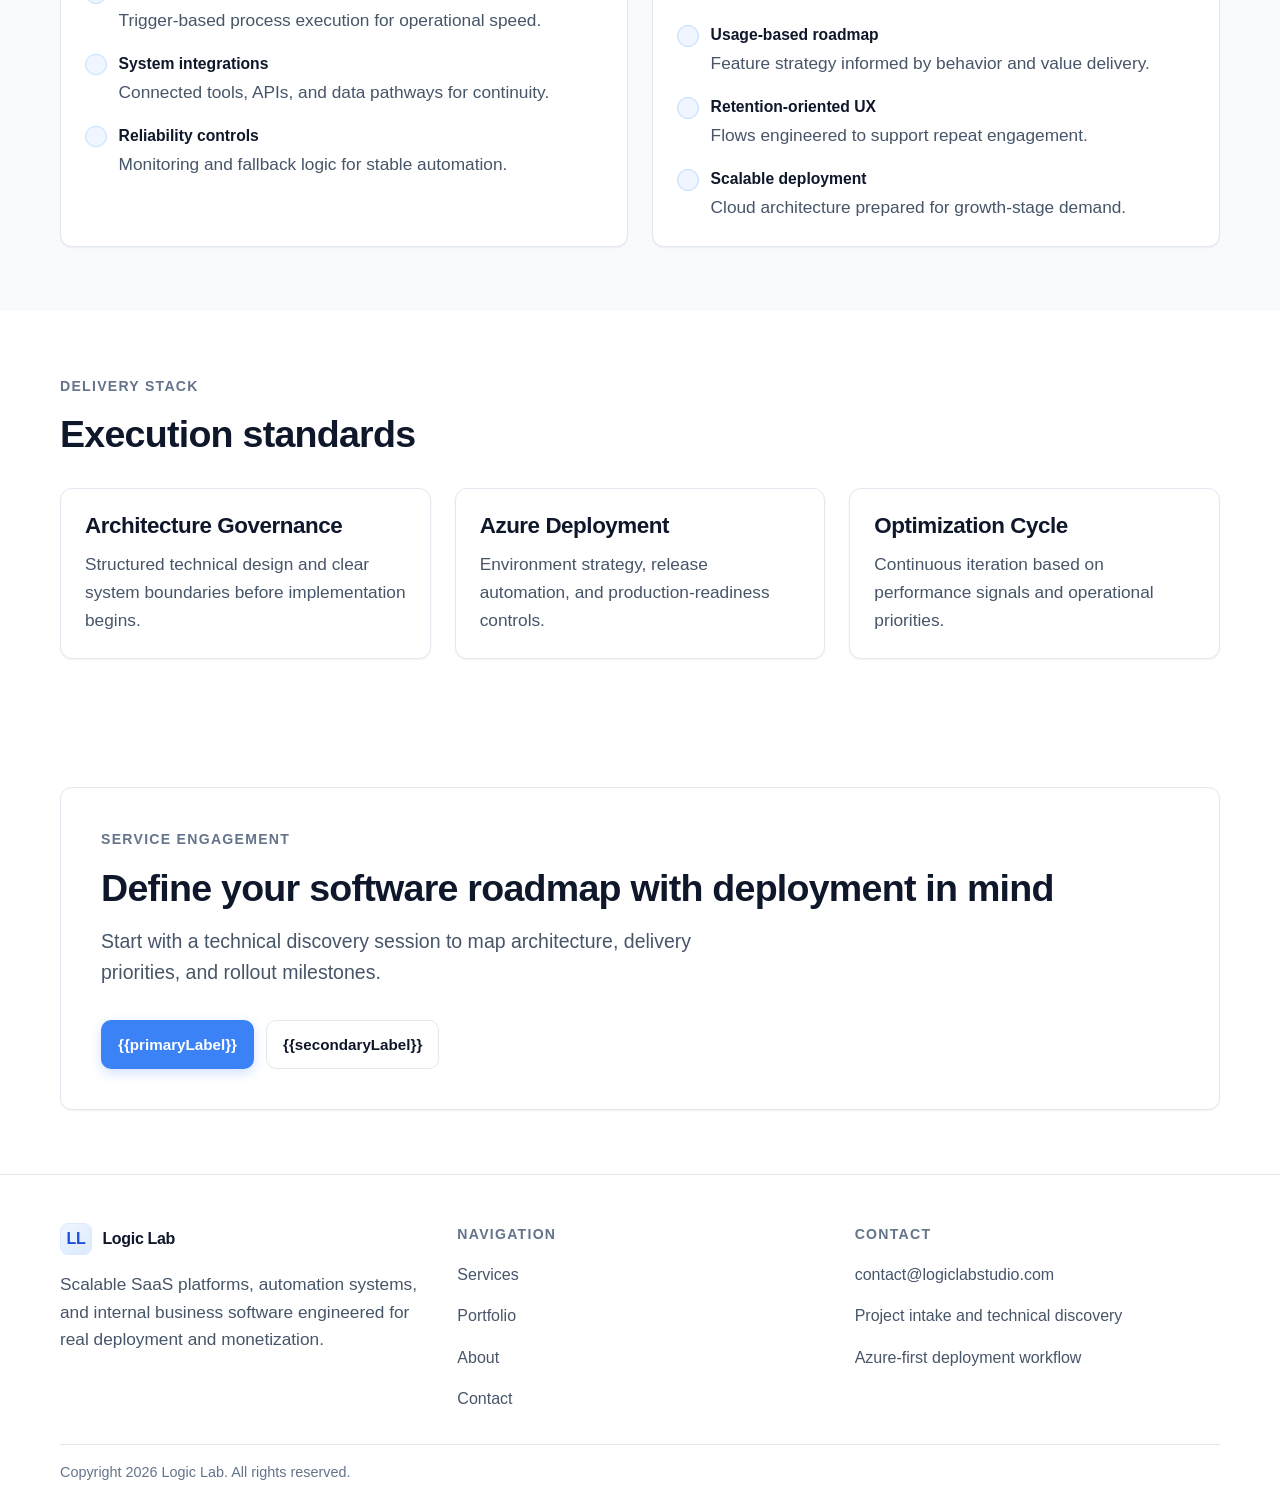
<file: services.html>
﻿<!doctype html>
<html lang="en">
<head>
  <meta charset="UTF-8">
  <meta name="viewport" content="width=device-width, initial-scale=1">
  <title>Services | Logic Lab SaaS Engineering and Automation Delivery</title>
  <meta name="description" content="Logic Lab services include SaaS architecture, platform development, automation systems, and Azure deployment for growth-stage businesses.">
  <meta property="og:type" content="website">
  <meta property="og:title" content="Services | Logic Lab SaaS Engineering and Automation Delivery">
  <meta property="og:description" content="Architecture, development, deployment, and optimization services for production-ready SaaS products.">
  <meta property="og:url" content="https://logiclabstudio.github.io/services.html">
  <meta property="og:image" content="https://logiclabstudio.github.io/Logiclab.png">
  <meta name="twitter:card" content="summary_large_image">
  <link rel="canonical" href="https://logiclabstudio.github.io/services.html">
  <link rel="icon" href="favicon.ico">
  <link rel="stylesheet" href="wwwroot/css/design-system.css">
</head>
<body>
  <div data-component="components/header.html"></div>
  <main>
    <section class="hero section-tight">
      <div class="container reveal">
        <span class="eyebrow">Service Architecture</span>
        <h1 class="mt-6">End-to-end SaaS engineering services for real deployment</h1>
        <p class="lead mt-6">Logic Lab provides technical execution across product planning, software development, automation integration, and cloud deployment.</p>
      </div>
    </section>

    <section class="section" id="saas">
      <div class="container grid grid-2">
        <article class="card reveal">
          <p class="kicker mb-4">SaaS Platforms</p>
          <h2>Product architecture and delivery</h2>
          <p class="mt-4">Subscription-ready software systems built with modular backend services, user roles, billing structure, and maintainable release cycles.</p>
          <div class="feature-list mt-6">
            <div class="feature-item"><span class="dot"></span><div><strong>Multi-tenant foundation</strong><p>Tenant-aware data boundaries and account management.</p></div></div>
            <div class="feature-item"><span class="dot"></span><div><strong>Role and permission model</strong><p>Operational control with clear access governance.</p></div></div>
            <div class="feature-item"><span class="dot"></span><div><strong>Revenue channel structure</strong><p>Pricing and feature packaging support for monetization.</p></div></div>
          </div>
        </article>

        <article class="card reveal" id="dashboards">
          <p class="kicker mb-4">Admin Dashboards</p>
          <h2>Operational software for internal teams</h2>
          <p class="mt-4">Management dashboards designed for high-visibility workflows, data clarity, and reliable process execution.</p>
          <div class="feature-list mt-6">
            <div class="feature-item"><span class="dot"></span><div><strong>KPI visibility</strong><p>Unified reporting for performance and pipeline insights.</p></div></div>
            <div class="feature-item"><span class="dot"></span><div><strong>Workflow actions</strong><p>Task routing, approval flows, and status controls.</p></div></div>
            <div class="feature-item"><span class="dot"></span><div><strong>Audit-friendly records</strong><p>Traceability for accountability and compliance needs.</p></div></div>
          </div>
        </article>
      </div>
    </section>

    <section class="section section-alt" id="automation">
      <div class="container grid grid-2">
        <article class="card reveal">
          <p class="kicker mb-4">Automation Systems</p>
          <h2>Workflow automation with controlled execution</h2>
          <p class="mt-4">Automation layers that remove repetitive manual tasks while preserving data quality and operational oversight.</p>
          <div class="feature-list mt-6">
            <div class="feature-item"><span class="dot"></span><div><strong>Event-driven orchestration</strong><p>Trigger-based process execution for operational speed.</p></div></div>
            <div class="feature-item"><span class="dot"></span><div><strong>System integrations</strong><p>Connected tools, APIs, and data pathways for continuity.</p></div></div>
            <div class="feature-item"><span class="dot"></span><div><strong>Reliability controls</strong><p>Monitoring and fallback logic for stable automation.</p></div></div>
          </div>
        </article>

        <article class="card reveal" id="monetization">
          <p class="kicker mb-4">Monetizable Business Tools</p>
          <h2>Software aligned to measurable business outcomes</h2>
          <p class="mt-4">Internal and customer-facing systems built with pricing pathways, retention mechanics, and usage visibility.</p>
          <div class="feature-list mt-6">
            <div class="feature-item"><span class="dot"></span><div><strong>Usage-based roadmap</strong><p>Feature strategy informed by behavior and value delivery.</p></div></div>
            <div class="feature-item"><span class="dot"></span><div><strong>Retention-oriented UX</strong><p>Flows engineered to support repeat engagement.</p></div></div>
            <div class="feature-item"><span class="dot"></span><div><strong>Scalable deployment</strong><p>Cloud architecture prepared for growth-stage demand.</p></div></div>
          </div>
        </article>
      </div>
    </section>

    <section class="section">
      <div class="container reveal">
        <p class="kicker">Delivery Stack</p>
        <h2 class="mt-4">Execution standards</h2>
        <div class="grid grid-3 mt-8">
          <article class="card"><h3>Architecture Governance</h3><p class="mt-3">Structured technical design and clear system boundaries before implementation begins.</p></article>
          <article class="card"><h3>Azure Deployment</h3><p class="mt-3">Environment strategy, release automation, and production-readiness controls.</p></article>
          <article class="card"><h3>Optimization Cycle</h3><p class="mt-3">Continuous iteration based on performance signals and operational priorities.</p></article>
        </div>
      </div>
    </section>

    <div data-component="components/cta-section.html" data-prop-eyebrow="Service Engagement" data-prop-title="Define your software roadmap with deployment in mind" data-prop-description="Start with a technical discovery session to map architecture, delivery priorities, and rollout milestones." data-prop-primaryHref="contact.html" data-prop-primaryLabel="Schedule Discovery" data-prop-secondaryHref="portfolio.html" data-prop-secondaryLabel="Review Projects"></div>
  </main>

  <div data-component="components/footer.html"></div>

  <script src="wwwroot/js/components.js"></script>
  <script src="wwwroot/js/site.js"></script>
  <script>
    (async function () {
      if (window.hydrateComponents) await window.hydrateComponents();
      if (window.initSite) window.initSite();
    })();
  </script>
</body>
</html>
</file>
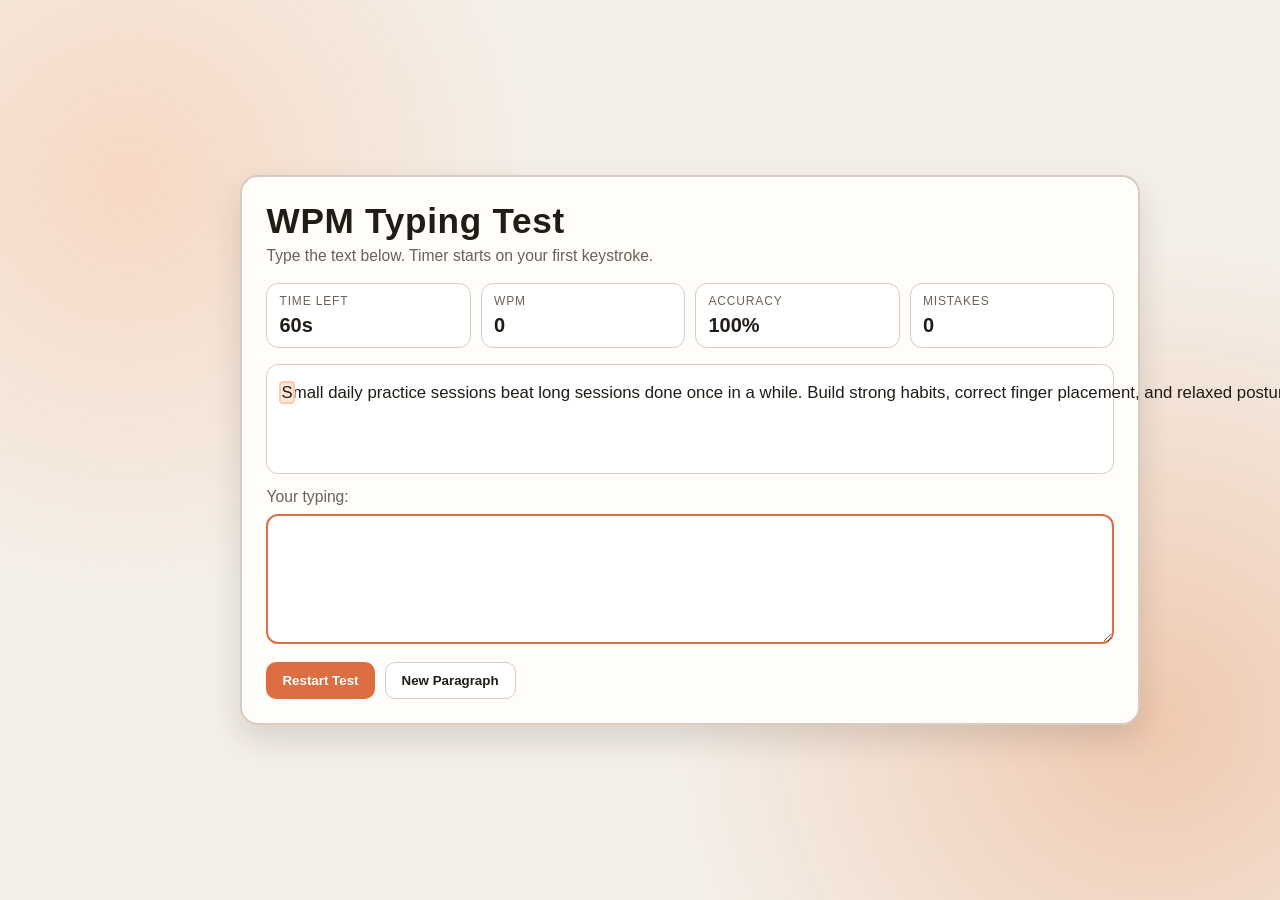
<file: TypingTest.html>
﻿<!DOCTYPE html>
<html lang="en">
<head>
  <meta charset="UTF-8" />
  <meta name="viewport" content="width=device-width, initial-scale=1.0" />
  <title>WPM Typing Test</title>
  <style>
    :root {
      --bg: #f4efe8;
      --panel: #fffdf9;
      --ink: #211c16;
      --muted: #6a6258;
      --accent: #dd6e42;
      --ok: #2f7d32;
      --bad: #c62828;
      --line: #d8ccc0;
    }

    * { box-sizing: border-box; }

    body {
      margin: 0;
      font-family: "Trebuchet MS", "Segoe UI", sans-serif;
      color: var(--ink);
      background:
        radial-gradient(circle at 10% 20%, #f7d9c4 0%, transparent 30%),
        radial-gradient(circle at 90% 80%, #f0c9b0 0%, transparent 35%),
        var(--bg);
      min-height: 100vh;
      display: grid;
      place-items: center;
      padding: 24px;
    }

    .card {
      width: min(900px, 100%);
      background: var(--panel);
      border: 2px solid var(--line);
      border-radius: 18px;
      padding: 24px;
      box-shadow: 0 14px 32px rgba(33, 28, 22, 0.14);
    }

    h1 {
      margin: 0 0 6px;
      font-size: clamp(1.6rem, 2.8vw, 2.2rem);
      letter-spacing: 0.02em;
    }

    .subtitle {
      margin: 0 0 18px;
      color: var(--muted);
      font-size: 0.98rem;
    }

    .stats {
      display: grid;
      grid-template-columns: repeat(4, minmax(0, 1fr));
      gap: 10px;
      margin-bottom: 16px;
    }

    .stat {
      border: 1px solid var(--line);
      border-radius: 12px;
      padding: 10px 12px;
      background: #fff;
    }

    .stat span {
      display: block;
      color: var(--muted);
      font-size: 0.75rem;
      text-transform: uppercase;
      letter-spacing: 0.07em;
      margin-bottom: 6px;
    }

    .stat strong {
      font-size: 1.25rem;
    }

    .prompt {
      border: 1px solid var(--line);
      background: #fff;
      border-radius: 12px;
      padding: 14px;
      line-height: 1.7;
      font-size: 1.05rem;
      margin-bottom: 14px;
      min-height: 110px;
    }

    .prompt span.correct { color: var(--ok); }
    .prompt span.incorrect {
      color: var(--bad);
      text-decoration: underline;
      text-decoration-thickness: 2px;
    }
    .prompt span.current {
      background: #ffe7d8;
      border-radius: 2px;
      outline: 2px solid #ffc9ad;
    }

    textarea {
      width: 100%;
      min-height: 130px;
      border: 2px solid var(--line);
      border-radius: 12px;
      padding: 12px;
      font-size: 1rem;
      font-family: Consolas, Menlo, monospace;
      resize: vertical;
      outline: none;
      transition: border-color 180ms ease;
    }

    textarea:focus { border-color: var(--accent); }
    textarea:disabled { background: #f5f5f5; cursor: not-allowed; }

    .actions {
      display: flex;
      gap: 10px;
      margin-top: 14px;
      flex-wrap: wrap;
    }

    button {
      border: 0;
      border-radius: 10px;
      padding: 10px 16px;
      font-weight: 700;
      cursor: pointer;
      transition: transform 120ms ease;
    }

    button:hover { transform: translateY(-1px); }

    .primary { background: var(--accent); color: #fff; }
    .secondary {
      background: #fff;
      border: 1px solid var(--line);
      color: var(--ink);
    }

    @media (max-width: 700px) {
      .stats { grid-template-columns: repeat(2, minmax(0, 1fr)); }
      .card { padding: 16px; }
    }
  </style>
</head>
<body>
  <main class="card">
    <h1>WPM Typing Test</h1>
    <p class="subtitle">Type the text below. Timer starts on your first keystroke.</p>

    <section class="stats">
      <div class="stat"><span>Time Left</span><strong id="time">60s</strong></div>
      <div class="stat"><span>WPM</span><strong id="wpm">0</strong></div>
      <div class="stat"><span>Accuracy</span><strong id="accuracy">100%</strong></div>
      <div class="stat"><span>Mistakes</span><strong id="mistakes">0</strong></div>
    </section>

    <div id="prompt" class="prompt" aria-live="polite"></div>

    <label for="input" class="subtitle" style="display:block;margin:0 0 8px;">Your typing:</label>
    <textarea id="input" spellcheck="false" autocomplete="off" autocorrect="off" autocapitalize="off"></textarea>

    <div class="actions">
      <button id="restartBtn" class="primary" type="button">Restart Test</button>
      <button id="newTextBtn" class="secondary" type="button">New Paragraph</button>
    </div>
  </main>

  <script>
    const testDuration = 60;

    const passages = [
      "Speed in typing is useful, but consistency and accuracy are what make writing effortless over time. Focus on clean keystrokes and rhythm before trying to rush.",
      "Small daily practice sessions beat long sessions done once in a while. Build strong habits, correct finger placement, and relaxed posture to improve your results steadily.",
      "Great software is built one careful step at a time. Clear thinking, readable code, and fast feedback loops usually matter more than dramatic bursts of activity.",
      "When you measure progress, do not only track the fastest run. Track your average quality over many runs, because reliable performance wins in real projects.",
      "Typing quickly is not about hammering keys. It is about seeing words ahead, reducing hesitation, and letting trained muscle memory carry the sentence forward."
    ];

    const promptEl = document.getElementById("prompt");
    const inputEl = document.getElementById("input");
    const timeEl = document.getElementById("time");
    const wpmEl = document.getElementById("wpm");
    const accuracyEl = document.getElementById("accuracy");
    const mistakesEl = document.getElementById("mistakes");
    const restartBtn = document.getElementById("restartBtn");
    const newTextBtn = document.getElementById("newTextBtn");

    let currentText = "";
    let timerId = null;
    let timeLeft = testDuration;
    let started = false;

    function chooseText() {
      currentText = passages[Math.floor(Math.random() * passages.length)];
      renderPrompt("");
    }

    function renderPrompt(typed) {
      const chars = currentText.split("");
      const typedChars = typed.split("");
      promptEl.innerHTML = chars
        .map((char, i) => {
          const typedChar = typedChars[i];
          let className = "";

          if (typedChar == null) {
            className = i === typedChars.length ? "current" : "";
          } else if (typedChar === char) {
            className = "correct";
          } else {
            className = "incorrect";
          }

          const safeChar = char === " " ? "&nbsp;" : char
            .replace(/&/g, "&amp;")
            .replace(/</g, "&lt;")
            .replace(/>/g, "&gt;");

          return `<span class="${className}">${safeChar}</span>`;
        })
        .join("");
    }

    function calculateStats() {
      const typed = inputEl.value;
      let correctChars = 0;

      for (let i = 0; i < typed.length; i++) {
        if (typed[i] === currentText[i]) correctChars++;
      }

      const mistakes = typed.length - correctChars;
      const elapsed = testDuration - timeLeft;
      const minutes = elapsed / 60;
      const grossWpm = minutes > 0 ? (typed.length / 5) / minutes : 0;
      const netWpm = Math.max(0, grossWpm - (mistakes / 5) / Math.max(minutes, 1 / 60));
      const accuracy = typed.length > 0 ? (correctChars / typed.length) * 100 : 100;

      mistakesEl.textContent = String(Math.max(0, mistakes));
      wpmEl.textContent = String(Math.round(netWpm));
      accuracyEl.textContent = `${Math.round(accuracy)}%`;

      if (typed.length >= currentText.length) endTest();
    }

    function tick() {
      timeLeft--;
      timeEl.textContent = `${timeLeft}s`;

      if (timeLeft <= 0) {
        endTest();
      }
    }

    function startTimer() {
      if (started) return;
      started = true;
      timerId = setInterval(tick, 1000);
    }

    function endTest() {
      clearInterval(timerId);
      timerId = null;
      started = false;
      inputEl.disabled = true;
      calculateStats();
      timeEl.textContent = `${Math.max(0, timeLeft)}s`;
    }

    function resetTest(keepText = true) {
      clearInterval(timerId);
      timerId = null;
      started = false;
      timeLeft = testDuration;
      timeEl.textContent = `${timeLeft}s`;
      wpmEl.textContent = "0";
      accuracyEl.textContent = "100%";
      mistakesEl.textContent = "0";
      inputEl.value = "";
      inputEl.disabled = false;
      if (!keepText) chooseText();
      renderPrompt("");
      inputEl.focus();
    }

    inputEl.addEventListener("input", () => {
      startTimer();
      renderPrompt(inputEl.value);
      calculateStats();
    });

    restartBtn.addEventListener("click", () => resetTest(true));
    newTextBtn.addEventListener("click", () => resetTest(false));

    chooseText();
    resetTest(true);
  </script>
</body>
</html>
</file>
<file: wwwroot/css/design-system.css>
﻿:root {
  --primary-accent: #3b82f6;
  --accent-soft: #e8f0ff;
  --text-primary: #0f172a;
  --text-muted: #475569;
  --bg-main: #ffffff;
  --bg-alt: #f8fafc;
  --border-subtle: #e2e8f0;
  --success: #16a34a;
  --warning: #ca8a04;
  --radius-sm: 8px;
  --radius-md: 10px;
  --radius-lg: 12px;
  --shadow-sm: 0 1px 2px rgba(15, 23, 42, 0.06);
  --shadow-md: 0 6px 24px rgba(15, 23, 42, 0.08);
  --container: 1160px;
  --space-1: 0.25rem;
  --space-2: 0.5rem;
  --space-3: 0.75rem;
  --space-4: 1rem;
  --space-5: 1.25rem;
  --space-6: 1.5rem;
  --space-8: 2rem;
  --space-10: 2.5rem;
  --space-12: 3rem;
  --space-16: 4rem;
  --space-20: 5rem;
}

* {
  box-sizing: border-box;
}

html {
  scroll-behavior: smooth;
}

body {
  margin: 0;
  font-family: "Inter", "Segoe UI", "SF Pro Text", Roboto, Helvetica, Arial, sans-serif;
  color: var(--text-primary);
  background: var(--bg-main);
  line-height: 1.6;
  text-rendering: optimizeLegibility;
  -webkit-font-smoothing: antialiased;
}

a {
  color: inherit;
  text-decoration: none;
}

a:focus-visible,
button:focus-visible,
input:focus-visible,
textarea:focus-visible {
  outline: 2px solid var(--primary-accent);
  outline-offset: 2px;
}

img {
  max-width: 100%;
  display: block;
}

main {
  min-height: 60vh;
}

.container {
  width: min(var(--container), calc(100% - 2rem));
  margin-inline: auto;
}

.section {
  padding-block: var(--space-16);
}

.section-alt {
  background: var(--bg-alt);
}

.section-tight {
  padding-block: var(--space-12);
}

.eyebrow {
  display: inline-flex;
  align-items: center;
  gap: 0.5rem;
  padding: 0.3rem 0.7rem;
  border: 1px solid var(--border-subtle);
  border-radius: 999px;
  color: #1e3a8a;
  background: #f8fbff;
  font-size: 0.79rem;
  font-weight: 600;
  letter-spacing: 0.02em;
}

h1,
h2,
h3,
h4 {
  margin: 0;
  line-height: 1.15;
  letter-spacing: -0.02em;
}

h1 {
  font-size: clamp(2rem, 5vw, 3.4rem);
  max-width: 16ch;
}

h2 {
  font-size: clamp(1.65rem, 3vw, 2.35rem);
}

h3 {
  font-size: clamp(1.1rem, 2.1vw, 1.4rem);
}

p {
  margin: 0;
  color: var(--text-muted);
  font-size: clamp(1rem, 1.5vw, 1.08rem);
}

.lead {
  font-size: clamp(1.08rem, 2vw, 1.22rem);
  max-width: 58ch;
}

.mono {
  font-family: "IBM Plex Mono", ui-monospace, SFMono-Regular, Menlo, Consolas, monospace;
}

.grid {
  display: grid;
  gap: var(--space-6);
}

.grid-2 {
  grid-template-columns: repeat(2, minmax(0, 1fr));
}

.grid-3 {
  grid-template-columns: repeat(3, minmax(0, 1fr));
}

.grid-4 {
  grid-template-columns: repeat(4, minmax(0, 1fr));
}

.btn-row {
  display: flex;
  flex-wrap: wrap;
  gap: var(--space-3);
}

.btn {
  display: inline-flex;
  align-items: center;
  justify-content: center;
  gap: 0.45rem;
  border-radius: var(--radius-md);
  border: 1px solid transparent;
  font-weight: 600;
  font-size: 0.95rem;
  padding: 0.7rem 1rem;
  transition: transform 0.2s ease, box-shadow 0.2s ease, border-color 0.2s ease, background-color 0.2s ease;
  cursor: pointer;
}

.btn:hover {
  transform: translateY(-1px);
}

.btn-primary {
  color: #ffffff;
  background: var(--primary-accent);
  box-shadow: 0 4px 12px rgba(59, 130, 246, 0.23);
}

.btn-primary:hover {
  background: #2563eb;
}

.btn-secondary {
  border-color: var(--border-subtle);
  background: #ffffff;
  color: var(--text-primary);
}

.btn-secondary:hover {
  border-color: #cbd5e1;
  box-shadow: var(--shadow-sm);
}

.btn-subtle {
  background: transparent;
  color: #1d4ed8;
  padding-inline: 0;
}

.btn-subtle:hover {
  color: #1e40af;
  transform: none;
}

.card {
  border: 1px solid var(--border-subtle);
  border-radius: var(--radius-lg);
  background: #ffffff;
  box-shadow: var(--shadow-sm);
  padding: var(--space-6);
  transition: border-color 0.2s ease, box-shadow 0.2s ease, transform 0.2s ease;
}

.card:hover {
  border-color: #cbd5e1;
  box-shadow: var(--shadow-md);
  transform: translateY(-2px);
}

.card h3 {
  margin-bottom: 0.45rem;
}

.icon-chip {
  width: 2.3rem;
  height: 2.3rem;
  border-radius: 9px;
  border: 1px solid #dbeafe;
  background: var(--accent-soft);
  color: #1d4ed8;
  display: inline-flex;
  align-items: center;
  justify-content: center;
  margin-bottom: var(--space-4);
}

.feature-list {
  display: grid;
  gap: var(--space-4);
}

.feature-item {
  display: grid;
  grid-template-columns: 1.35rem 1fr;
  gap: var(--space-3);
  align-items: start;
}

.feature-item strong {
  font-size: 0.98rem;
  display: block;
  margin-bottom: 0.2rem;
}

.dot {
  width: 1.35rem;
  height: 1.35rem;
  border-radius: 999px;
  border: 1px solid #bfdbfe;
  background: #eff6ff;
  margin-top: 0.2rem;
}

.stats {
  display: grid;
  grid-template-columns: repeat(3, minmax(0, 1fr));
  gap: var(--space-4);
  margin-top: var(--space-6);
}

.stat {
  border: 1px solid var(--border-subtle);
  border-radius: var(--radius-md);
  background: #ffffff;
  padding: var(--space-4);
}

.stat b {
  display: block;
  font-size: 1.45rem;
  color: var(--text-primary);
}

.hero {
  position: relative;
  overflow: clip;
  padding-block: clamp(4rem, 8vw, 7rem) clamp(3rem, 7vw, 5rem);
  background: radial-gradient(circle at 10% 0%, #f0f7ff 0%, #ffffff 48%), linear-gradient(180deg, #ffffff 0%, #f8fbff 100%);
}

.hero::after {
  content: "";
  position: absolute;
  width: 430px;
  height: 430px;
  right: -180px;
  top: -160px;
  background: radial-gradient(circle, rgba(59, 130, 246, 0.18) 0%, rgba(59, 130, 246, 0) 70%);
  pointer-events: none;
}

.hero-layout {
  display: grid;
  gap: var(--space-8);
  align-items: center;
}

.hero-trust {
  margin-top: var(--space-6);
  display: inline-flex;
  align-items: center;
  gap: var(--space-2);
  padding: 0.55rem 0.8rem;
  border: 1px solid var(--border-subtle);
  border-radius: 999px;
  background: #ffffff;
  font-size: 0.88rem;
  color: #334155;
}

.hero-panel {
  border: 1px solid var(--border-subtle);
  border-radius: var(--radius-lg);
  background: #ffffff;
  box-shadow: var(--shadow-sm);
  padding: var(--space-6);
}

.cta-block {
  padding: var(--space-10);
}

.site-header {
  position: sticky;
  top: 0;
  z-index: 50;
  border-bottom: 1px solid rgba(226, 232, 240, 0.9);
  background: rgba(255, 255, 255, 0.92);
  backdrop-filter: blur(8px);
}

.nav {
  min-height: 4.25rem;
  display: flex;
  align-items: center;
  justify-content: space-between;
  gap: var(--space-4);
}

.brand {
  display: inline-flex;
  align-items: center;
  gap: 0.65rem;
  font-weight: 700;
  letter-spacing: -0.02em;
}

.brand-mark {
  width: 2rem;
  height: 2rem;
  border-radius: 8px;
  border: 1px solid #dbeafe;
  background: linear-gradient(145deg, #eff6ff, #dbeafe);
  color: #1d4ed8;
  display: inline-flex;
  align-items: center;
  justify-content: center;
  font-weight: 800;
}

.nav-links {
  display: flex;
  gap: var(--space-2);
  align-items: center;
}

.nav-link {
  padding: 0.45rem 0.75rem;
  border-radius: 8px;
  color: #334155;
  font-size: 0.92rem;
  font-weight: 500;
  transition: background-color 0.2s ease, color 0.2s ease;
}

.nav-link:hover,
.nav-link[aria-current="page"] {
  background: #eff6ff;
  color: #1d4ed8;
}

.mobile-toggle {
  display: none;
}

.site-footer {
  border-top: 1px solid var(--border-subtle);
  background: #ffffff;
}

.footer-grid {
  padding-block: var(--space-12) var(--space-8);
  display: grid;
  gap: var(--space-8);
}

.footer-bottom {
  border-top: 1px solid var(--border-subtle);
  padding-block: var(--space-4);
  color: #64748b;
  font-size: 0.9rem;
}

.kicker {
  font-size: 0.88rem;
  text-transform: uppercase;
  letter-spacing: 0.09em;
  color: #64748b;
  font-weight: 600;
}

.reveal {
  opacity: 0;
  transform: translateY(14px);
  transition: opacity 0.5s ease, transform 0.5s ease;
}

.reveal.is-visible {
  opacity: 1;
  transform: translateY(0);
}

.transition {
  transition: all 0.2s ease;
}

.text-center {
  text-align: center;
}

.text-muted {
  color: var(--text-muted);
}

.bg-main {
  background: var(--bg-main);
}

.bg-alt {
  background: var(--bg-alt);
}

.mt-2 { margin-top: var(--space-2); }
.mt-3 { margin-top: var(--space-3); }
.mt-4 { margin-top: var(--space-4); }
.mt-6 { margin-top: var(--space-6); }
.mt-8 { margin-top: var(--space-8); }
.mt-10 { margin-top: var(--space-10); }
.mb-2 { margin-bottom: var(--space-2); }
.mb-4 { margin-bottom: var(--space-4); }
.mb-6 { margin-bottom: var(--space-6); }
.mb-8 { margin-bottom: var(--space-8); }

.sr-only {
  position: absolute;
  width: 1px;
  height: 1px;
  padding: 0;
  margin: -1px;
  overflow: hidden;
  clip: rect(0, 0, 0, 0);
  white-space: nowrap;
  border: 0;
}

.form-stack {
  display: grid;
  gap: var(--space-6);
}

.form-control {
  width: 100%;
  margin-top: var(--space-2);
  border: 1px solid var(--border-subtle);
  border-radius: var(--radius-md);
  padding: 0.7rem;
  font: inherit;
  color: var(--text-primary);
  background: #ffffff;
}

textarea.form-control {
  resize: vertical;
}

@media (max-width: 1024px) {
  .grid-4 {
    grid-template-columns: repeat(2, minmax(0, 1fr));
  }

  .grid-3 {
    grid-template-columns: repeat(2, minmax(0, 1fr));
  }

  .hero-layout {
    grid-template-columns: 1fr;
  }
}

@media (max-width: 780px) {
  .section {
    padding-block: var(--space-12);
  }

  .mobile-toggle {
    display: inline-flex;
    align-items: center;
    justify-content: center;
    min-width: 2.2rem;
    min-height: 2.2rem;
    border: 1px solid var(--border-subtle);
    border-radius: 8px;
    background: #ffffff;
    color: var(--text-primary);
  }

  .nav-links {
    position: absolute;
    left: 1rem;
    right: 1rem;
    top: calc(100% + 0.5rem);
    flex-direction: column;
    align-items: stretch;
    background: #ffffff;
    border: 1px solid var(--border-subtle);
    border-radius: var(--radius-md);
    padding: var(--space-3);
    box-shadow: var(--shadow-md);
    display: none;
  }

  .nav-links.is-open {
    display: flex;
  }

  .nav-link {
    padding: 0.6rem 0.7rem;
  }

  .grid-2,
  .grid-3,
  .grid-4,
  .stats {
    grid-template-columns: 1fr;
  }

  .hero {
    padding-top: 3.5rem;
  }
}
</file>
<file: premium-theme.css>
:root {
  --color-bg: #0a0a0a;
  --color-bg-soft: #121212;
  --color-surface: rgba(24, 24, 24, 0.9);
  --color-surface-strong: rgba(17, 17, 17, 0.96);
  --color-text: #f4f4f4;
  --color-muted: #b7b7b7;
  --color-border: rgba(255, 255, 255, 0.18);
  --color-accent: #ffffff;

  --radius-md: 10px;
  --radius-lg: 16px;

  --shadow-soft: 0 18px 42px rgba(0, 0, 0, 0.44);
  --shadow-float: 0 24px 50px rgba(0, 0, 0, 0.52);

  --motion-fast: 180ms;
  --motion-base: 320ms;
  --motion-slow: 520ms;
  --ease-premium: cubic-bezier(0.22, 1, 0.36, 1);

  --space-2: 16px;
  --space-3: 24px;
  --space-4: 32px;
  --container-max: 1240px;

  --font-heading: "Space Grotesk", "Segoe UI", sans-serif;
  --font-body: "Manrope", "Segoe UI", sans-serif;

  --fs-h1: clamp(2.5rem, 4vw, 4.3rem);
  --fs-h2: clamp(1.8rem, 2.8vw, 2.6rem);
  --fs-h3: clamp(1.2rem, 1.8vw, 1.5rem);
  --fs-body: 1rem;
}

html[data-theme="graphite"] {
  --color-bg: #0d1014;
  --color-bg-soft: #151a20;
  --color-surface: rgba(26, 31, 37, 0.9);
  --color-surface-strong: rgba(19, 24, 29, 0.96);
  --color-text: #ecf0f3;
  --color-muted: #aeb7c0;
  --color-border: rgba(219, 231, 240, 0.2);
  --color-accent: #d8e3ef;
}

html[data-theme="paper"] {
  --color-bg: #ececec;
  --color-bg-soft: #e2e2e2;
  --color-surface: rgba(255, 255, 255, 0.9);
  --color-surface-strong: rgba(246, 246, 246, 0.96);
  --color-text: #151515;
  --color-muted: #515151;
  --color-border: rgba(17, 17, 17, 0.2);
  --color-accent: #101010;
  --shadow-soft: 0 18px 42px rgba(0, 0, 0, 0.12);
  --shadow-float: 0 24px 50px rgba(0, 0, 0, 0.15);
}

html {
  scroll-behavior: smooth;
}

body {
  font-family: var(--font-body);
  font-size: var(--fs-body);
  color: var(--color-text);
  line-height: 1.65;
  letter-spacing: 0.01em;
  background:
    radial-gradient(1200px 650px at 10% -12%, rgba(255, 255, 255, 0.07), transparent 66%),
    radial-gradient(900px 560px at 90% 8%, rgba(255, 255, 255, 0.05), transparent 64%),
    linear-gradient(180deg, var(--color-bg) 0%, var(--color-bg-soft) 100%);
  position: relative;
}

body::before {
  content: "";
  position: fixed;
  left: 0;
  right: 0;
  bottom: 0;
  height: 185px;
  pointer-events: none;
  z-index: -1;
  background:
    linear-gradient(to top, rgba(255, 255, 255, 0.08), rgba(255, 255, 255, 0.01) 48%, transparent 100%),
    repeating-linear-gradient(
      90deg,
      rgba(255, 255, 255, 0.08) 0 18px,
      rgba(255, 255, 255, 0.03) 18px 38px,
      transparent 38px 54px
    );
  clip-path: polygon(0 100%, 0 40%, 8% 58%, 16% 46%, 26% 62%, 35% 50%, 46% 66%, 56% 52%, 68% 70%, 79% 57%, 89% 64%, 100% 48%, 100% 100%);
}

h1,
h2,
h3 {
  font-family: var(--font-heading);
  letter-spacing: -0.02em;
}

h1 {
  font-size: var(--fs-h1);
  line-height: 1.03;
}

h2 {
  font-size: var(--fs-h2);
  line-height: 1.1;
}

h3 {
  font-size: var(--fs-h3);
  line-height: 1.22;
}

.container {
  max-width: var(--container-max);
  padding-inline: var(--space-3);
}

header {
  backdrop-filter: blur(14px);
  background: color-mix(in srgb, var(--color-bg) 72%, transparent);
  border-bottom: 1px solid var(--color-border);
  transition: background var(--motion-base) var(--ease-premium), border-color var(--motion-base) var(--ease-premium);
}

.nav {
  height: 78px;
  transition: height var(--motion-base) var(--ease-premium);
}

body.nav-scrolled header {
  background: color-mix(in srgb, var(--color-bg) 88%, transparent);
}

body.nav-scrolled .nav {
  height: 66px;
}

.logo {
  filter: grayscale(1) contrast(1.12);
  border-radius: 10px !important;
}

.brand span {
  letter-spacing: 0.04em;
  text-transform: uppercase;
}

.navlinks a,
.footlinks a,
.menu-links a,
.btn {
  border-radius: var(--radius-md);
}

.navlinks a,
.footlinks a,
.menu-links a {
  letter-spacing: 0.02em;
}

.btn {
  position: relative;
  border: 1px solid var(--color-border);
  background: color-mix(in srgb, var(--color-surface-strong) 86%, transparent);
  box-shadow: inset 0 1px 0 rgba(255, 255, 255, 0.06);
  transition:
    transform var(--motion-fast) var(--ease-premium),
    box-shadow var(--motion-base) var(--ease-premium),
    border-color var(--motion-base) var(--ease-premium),
    background var(--motion-base) var(--ease-premium),
    color var(--motion-base) var(--ease-premium);
}

.btn:hover {
  transform: translateY(-2px);
  box-shadow: var(--shadow-soft), 0 0 0 1px rgba(255, 255, 255, 0.18);
  border-color: rgba(255, 255, 255, 0.38);
}

.btn:active {
  transform: scale(0.985);
}

.btn:focus-visible {
  outline: none;
  box-shadow: 0 0 0 4px rgba(255, 255, 255, 0.2), var(--shadow-soft);
}

.btn.primary,
.btn.new {
  background: var(--color-accent);
  border-color: color-mix(in srgb, var(--color-accent) 86%, #000 14%);
  color: var(--color-bg);
  font-weight: 800;
  text-shadow: none;
}

.new-badge {
  border-color: var(--color-border) !important;
  background: color-mix(in srgb, var(--color-surface) 85%, transparent) !important;
  color: var(--color-text) !important;
}

.new-badge::before {
  background: var(--color-accent) !important;
  box-shadow: 0 0 0 4px rgba(255, 255, 255, 0.14) !important;
}

.hero {
  position: relative;
  isolation: isolate;
  padding-top: clamp(72px, 7vw, 100px);
  padding-bottom: clamp(24px, 4.5vw, 48px);
}

.hero::before {
  content: "";
  position: absolute;
  width: min(72vw, 880px);
  height: min(56vw, 600px);
  left: 50%;
  top: 2%;
  transform: translateX(-50%);
  border-radius: 999px;
  background: radial-gradient(circle, rgba(255, 255, 255, 0.14) 0%, rgba(255, 255, 255, 0.03) 50%, transparent 74%);
  filter: blur(24px);
  z-index: -1;
  pointer-events: none;
}

.hero-copy h1 {
  max-width: 20ch;
}

.hero-copy .lead {
  color: var(--color-muted);
  font-size: 1.06rem;
  line-height: 1.75;
  letter-spacing: 0.01em;
}

.kicker,
.chip,
.tool-pill,
.tag {
  background: color-mix(in srgb, var(--color-surface) 84%, transparent) !important;
  border: 1px solid var(--color-border) !important;
  color: var(--color-muted) !important;
}

.dot {
  background: var(--color-accent) !important;
  box-shadow: 0 0 0 4px rgba(255, 255, 255, 0.14) !important;
}

section {
  padding-block: clamp(56px, 7.5vw, 88px);
}

.card,
.tool-card,
.price,
details,
.cta,
.hero-card,
.note,
.modal,
.menu-sheet .panel,
.flowers-faq,
.tools-wrap {
  border-radius: var(--radius-md);
  border: 1px solid var(--color-border);
  background: linear-gradient(165deg, rgba(255, 255, 255, 0.07), rgba(255, 255, 255, 0.02));
  backdrop-filter: blur(16px);
  box-shadow: var(--shadow-soft);
}

.tool-card::before,
.card::before {
  background: radial-gradient(480px 200px at 14% 0%, rgba(255, 255, 255, 0.06), transparent 64%) !important;
}

.icon,
.tool-ico,
.check,
.chev {
  background: color-mix(in srgb, var(--color-surface) 85%, transparent) !important;
  border: 1px solid var(--color-border) !important;
}

.icon svg,
.tool-ico svg,
.check svg,
.chev svg {
  stroke: var(--color-text) !important;
}

.card,
.tool-card,
.price {
  transition:
    transform var(--motion-base) var(--ease-premium),
    border-color var(--motion-base) var(--ease-premium),
    box-shadow var(--motion-base) var(--ease-premium);
}

.card:hover,
.tool-card:hover,
.price:hover {
  transform: translateY(-4px);
  border-color: rgba(255, 255, 255, 0.42);
  box-shadow: var(--shadow-soft), var(--shadow-float);
}

.section-head p,
.card p,
.small,
.note,
.faq-a,
.tool-desc,
.li span {
  color: var(--color-muted);
}

.badge {
  background: color-mix(in srgb, var(--color-surface) 85%, transparent) !important;
  border-color: var(--color-border) !important;
  color: var(--color-text) !important;
}

input,
textarea,
select {
  border-color: var(--color-border) !important;
  background: color-mix(in srgb, var(--color-surface-strong) 88%, transparent) !important;
  color: var(--color-text) !important;
}

input:focus,
textarea:focus,
select:focus {
  box-shadow: 0 0 0 4px rgba(255, 255, 255, 0.16) !important;
}

#faq details {
  overflow: clip;
}

#faq summary {
  cursor: pointer;
}

.faq-content {
  height: auto;
  overflow: hidden;
}

.js .hero-copy h1,
.js .hero-copy .lead {
  visibility: visible !important;
}

.typing-caret {
  border-right: none !important;
}

.theme-switch {
  display: inline-flex;
  align-items: center;
  gap: 8px;
  padding: 6px;
  border-radius: 999px;
  border: 1px solid var(--color-border);
  background: color-mix(in srgb, var(--color-surface-strong) 86%, transparent);
}

.theme-dot {
  width: 18px;
  height: 18px;
  border: 1px solid rgba(255, 255, 255, 0.45);
  border-radius: 999px;
  cursor: pointer;
  transition: transform var(--motion-fast) var(--ease-premium), border-color var(--motion-fast) var(--ease-premium);
}

.theme-dot:hover {
  transform: scale(1.12);
}

.theme-dot.is-active {
  border-color: #ffffff;
  box-shadow: 0 0 0 2px rgba(255, 255, 255, 0.22);
}

.theme-dot[data-theme="mono"] {
  background: linear-gradient(135deg, #0a0a0a 50%, #f4f4f4 50%);
}

.theme-dot[data-theme="graphite"] {
  background: linear-gradient(135deg, #111723 50%, #d4dce6 50%);
}

.theme-dot[data-theme="paper"] {
  background: linear-gradient(135deg, #f0f0f0 50%, #101010 50%);
  border-color: rgba(0, 0, 0, 0.45);
}

.premium-main {
  opacity: 0;
  transform: translateY(24px);
  filter: blur(8px);
  transition:
    opacity var(--motion-slow) var(--ease-premium),
    transform var(--motion-slow) var(--ease-premium),
    filter var(--motion-slow) var(--ease-premium);
}

body.premium-loaded .premium-main {
  opacity: 1;
  transform: none;
  filter: none;
}

.reveal {
  opacity: 0;
  transform: translateY(16px);
  filter: blur(6px);
  transition:
    opacity var(--motion-slow) var(--ease-premium),
    transform var(--motion-slow) var(--ease-premium),
    filter var(--motion-slow) var(--ease-premium);
  transition-delay: var(--reveal-delay, 0ms);
}

.reveal.is-visible {
  opacity: 1;
  transform: none;
  filter: none;
}

.wrap {
  padding: var(--space-4);
}

.wrap .card {
  width: min(var(--container-max), 96vw);
  background: color-mix(in srgb, var(--color-surface) 92%, transparent);
  border-color: var(--color-border);
}

.wrap h1,
.wrap .badge,
.wrap .note strong {
  color: var(--color-text);
}

.wrap p,
.wrap .mini,
.wrap .note .mini {
  color: var(--color-muted);
}

.wrap .stage {
  border-color: var(--color-border);
  background:
    radial-gradient(700px 420px at 50% -10%, rgba(255, 255, 255, 0.12), transparent 62%),
    color-mix(in srgb, var(--color-bg-soft) 92%, #000 8%);
}

.wrap .btn-ghost {
  color: var(--color-text);
  border: 1px solid var(--color-border);
  background: color-mix(in srgb, var(--color-surface) 88%, transparent);
}

@media (max-width: 1080px) {
  .theme-switch {
    order: 3;
  }
}

@media (max-width: 920px) {
  .container {
    padding-inline: var(--space-2);
  }

  .theme-switch {
    display: none;
  }
}

@media (prefers-reduced-motion: reduce) {
  html {
    scroll-behavior: auto;
  }

  .premium-main,
  .reveal,
  .btn,
  .card,
  .tool-card,
  .price,
  .nav,
  header,
  .theme-dot {
    transition: none !important;
    animation: none !important;
    transform: none !important;
    filter: none !important;
  }

  .premium-main,
  .reveal {
    opacity: 1 !important;
  }
}
</file>
